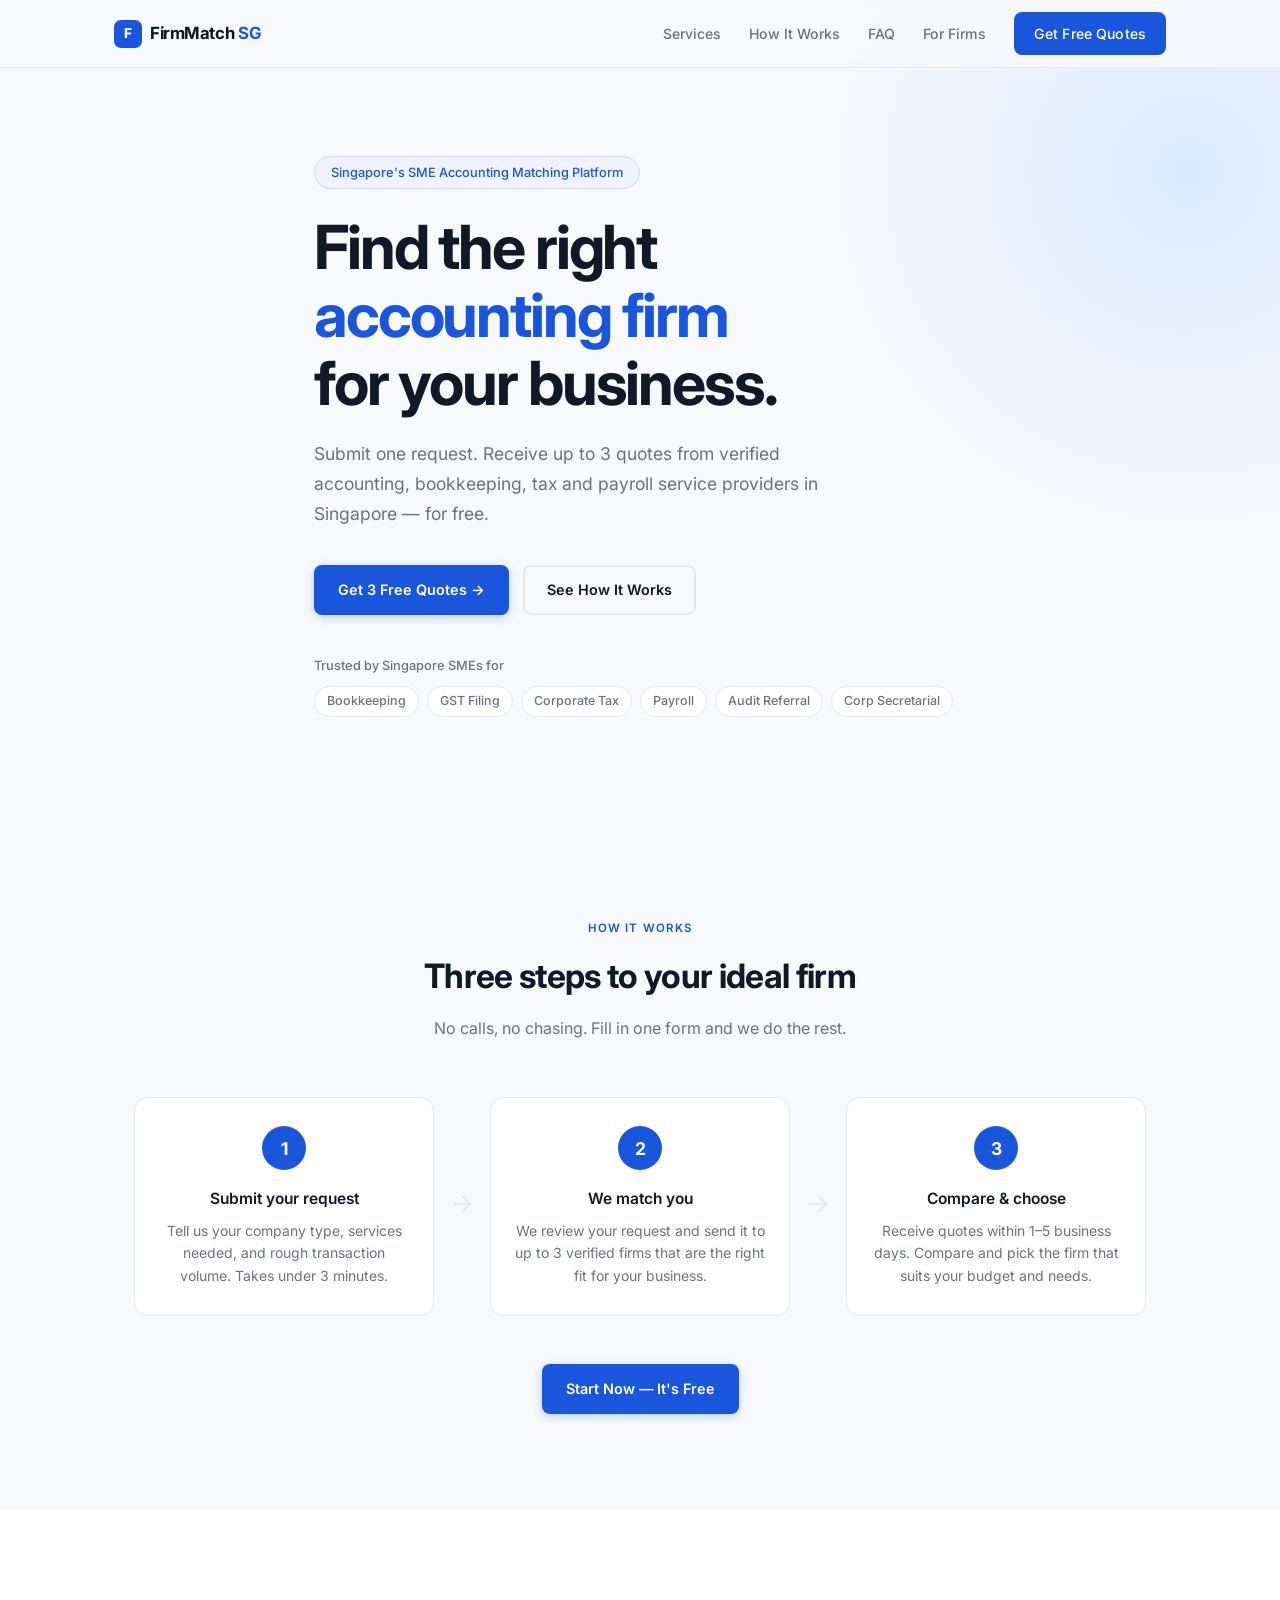
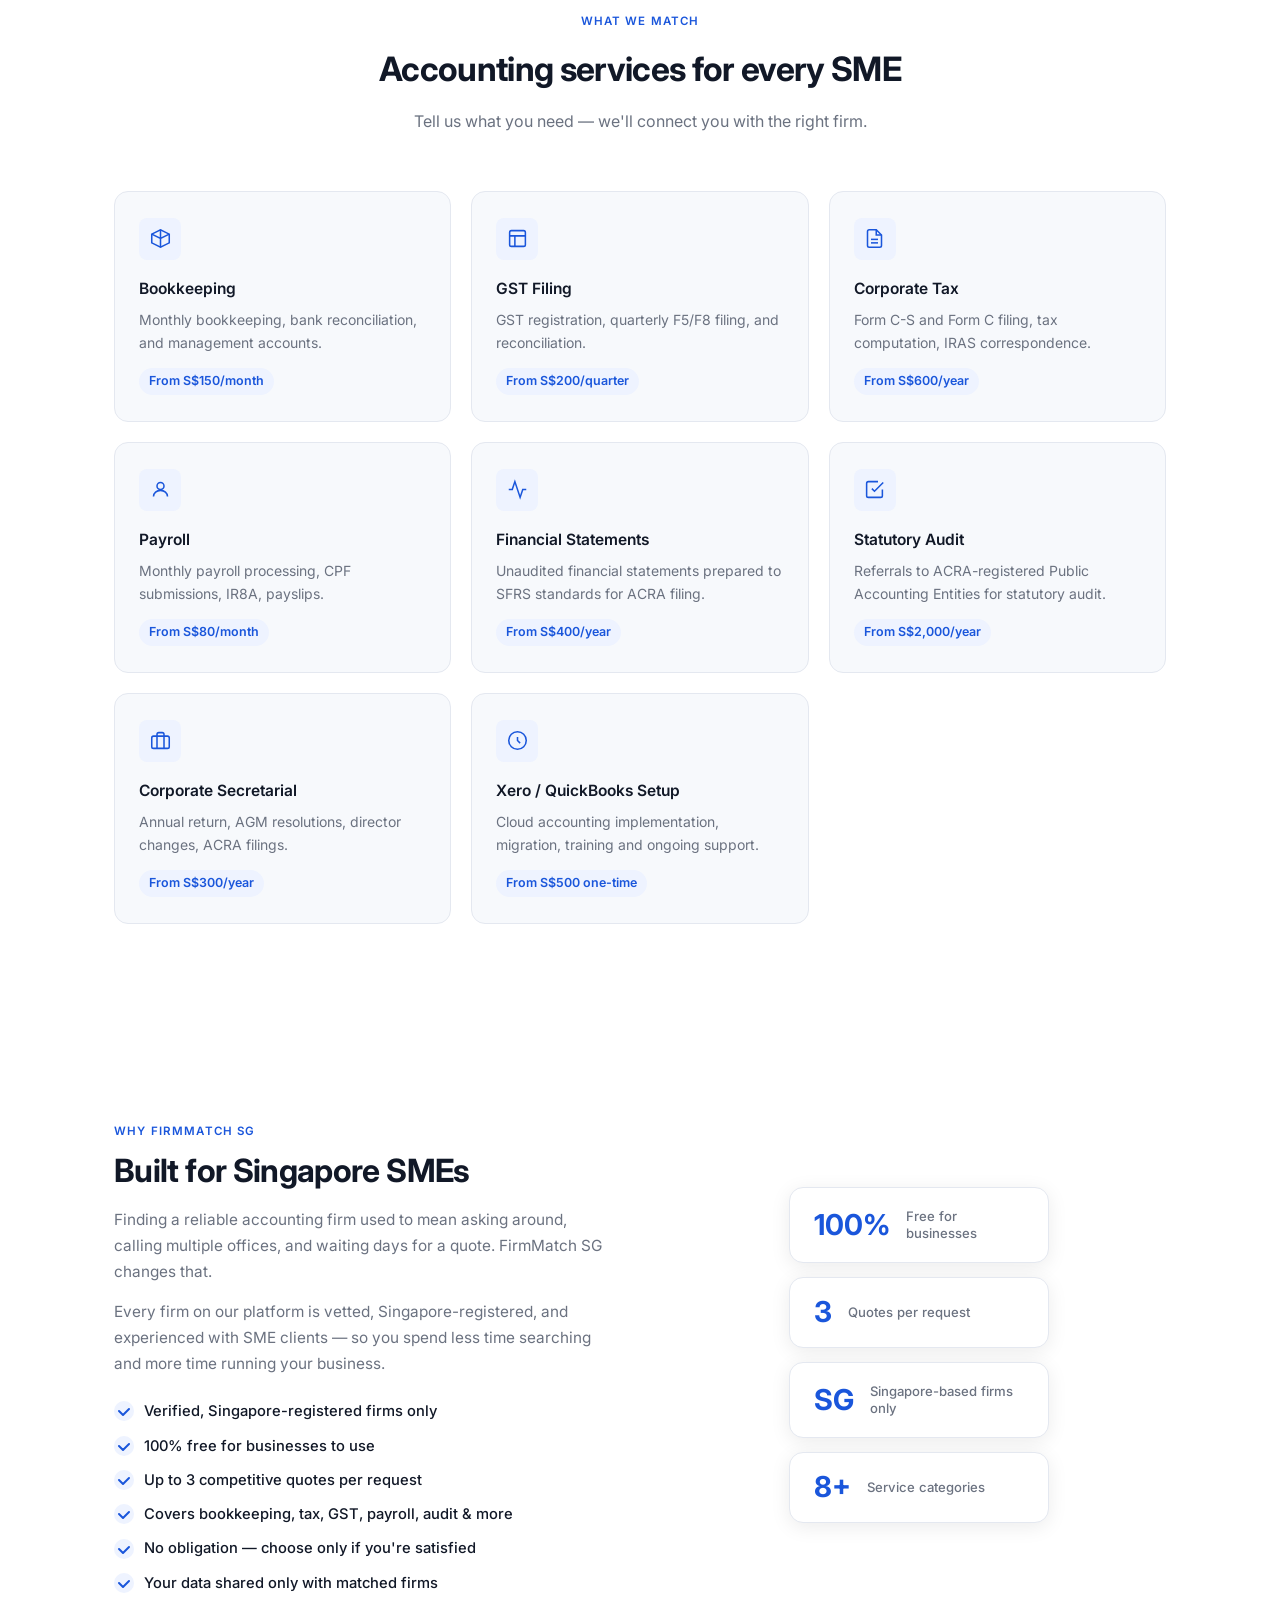
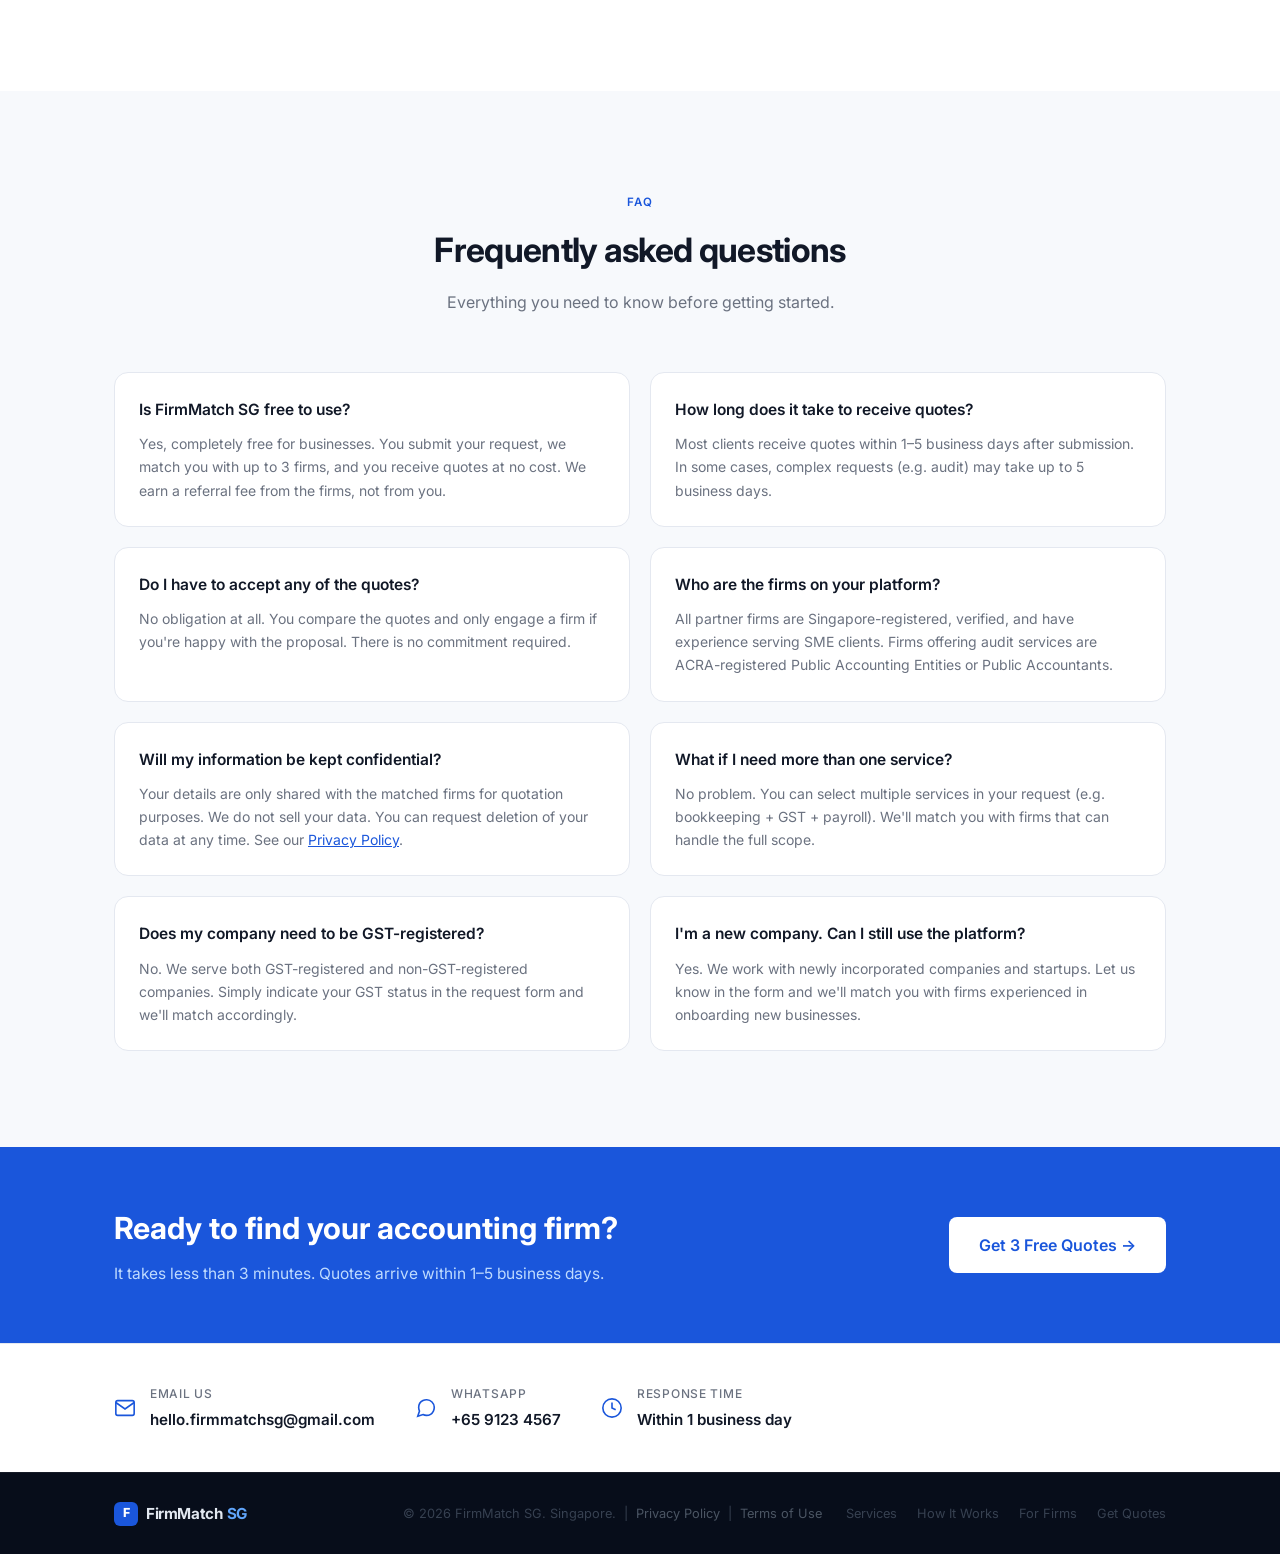
<file: index.html>
<!DOCTYPE html>
<html lang="en">
<head>
  <meta charset="UTF-8" />
  <meta name="viewport" content="width=device-width, initial-scale=1.0" />
  <title>FirmMatch SG — Find the Right Accounting Firm in Singapore</title>
  <meta name="description" content="Compare bookkeeping, GST, tax, payroll and audit service providers for your Singapore SME. Get up to 3 free quotes." />
  <link rel="preconnect" href="https://fonts.googleapis.com" />
  <link rel="preconnect" href="https://fonts.gstatic.com" crossorigin />
  <link href="https://fonts.googleapis.com/css2?family=Inter:wght@300;400;500;600;700&display=swap" rel="stylesheet" />
  <link rel="stylesheet" href="style.css" />
</head>
<body>

  <!-- NAV -->
  <nav class="nav">
    <div class="container nav__inner">
      <a href="index.html" class="nav__logo">
        <span class="logo-mark">F</span>FirmMatch <span class="logo-sg">SG</span>
      </a>
      <ul class="nav__links">
        <li><a href="#services">Services</a></li>
        <li><a href="#how">How It Works</a></li>
        <li><a href="#faq">FAQ</a></li>
        <li><a href="partners.html">For Firms</a></li>
        <li><a href="get-quotes.html" class="btn btn--nav" style="color:#ffffff!important">Get Free Quotes</a></li>
      </ul>
      <button class="nav__burger" aria-label="Toggle menu">
        <span></span><span></span><span></span>
      </button>
    </div>
  </nav>

  <!-- HERO -->
  <section class="hero">
    <div class="container hero__inner">
      <span class="badge">Singapore's SME Accounting Matching Platform</span>
      <h1 class="hero__title">
        Find the right<br />
        <span class="accent">accounting firm</span><br />
        for your business.
      </h1>
      <p class="hero__sub">
        Submit one request. Receive up to 3 quotes from verified accounting,
        bookkeeping, tax and payroll service providers in Singapore — for free.
      </p>
      <div class="hero__cta">
        <a href="get-quotes.html" class="btn btn--primary">Get 3 Free Quotes →</a>
        <a href="#how" class="btn btn--ghost">See How It Works</a>
      </div>
      <div class="hero__trust">
        <span>Trusted by Singapore SMEs for</span>
        <div class="trust-tags">
          <span>Bookkeeping</span>
          <span>GST Filing</span>
          <span>Corporate Tax</span>
          <span>Payroll</span>
          <span>Audit Referral</span>
          <span>Corp Secretarial</span>
        </div>
      </div>
    </div>
    <div class="hero__bg-shape"></div>
  </section>

  <!-- HOW IT WORKS -->
  <section class="how" id="how">
    <div class="container">
      <div class="section-header">
        <span class="label">How It Works</span>
        <h2>Three steps to your ideal firm</h2>
        <p>No calls, no chasing. Fill in one form and we do the rest.</p>
      </div>
      <div class="steps">
        <div class="step">
          <div class="step__num">1</div>
          <h3>Submit your request</h3>
          <p>Tell us your company type, services needed, and rough transaction volume. Takes under 3 minutes.</p>
        </div>
        <div class="step__arrow">→</div>
        <div class="step">
          <div class="step__num">2</div>
          <h3>We match you</h3>
          <p>We review your request and send it to up to 3 verified firms that are the right fit for your business.</p>
        </div>
        <div class="step__arrow">→</div>
        <div class="step">
          <div class="step__num">3</div>
          <h3>Compare &amp; choose</h3>
          <p>Receive quotes within 1–5 business days. Compare and pick the firm that suits your budget and needs.</p>
        </div>
      </div>
      <div class="how__cta">
        <a href="get-quotes.html" class="btn btn--primary">Start Now — It's Free</a>
      </div>
    </div>
  </section>

  <!-- SERVICES -->
  <section class="services" id="services">
    <div class="container">
      <div class="section-header">
        <span class="label">What We Match</span>
        <h2>Accounting services for every SME</h2>
        <p>Tell us what you need — we'll connect you with the right firm.</p>
      </div>
      <div class="services__grid">

        <div class="card">
          <div class="card__icon">
            <svg viewBox="0 0 24 24" fill="none" stroke="currentColor" stroke-width="1.75"><path d="M2 7l10-5 10 5v10l-10 5L2 17V7z"/><path d="M12 2v20M2 7l10 5 10-5"/></svg>
          </div>
          <h3>Bookkeeping</h3>
          <p>Monthly bookkeeping, bank reconciliation, and management accounts.</p>
          <span class="card__price">From S$150/month</span>
        </div>

        <div class="card">
          <div class="card__icon">
            <svg viewBox="0 0 24 24" fill="none" stroke="currentColor" stroke-width="1.75"><rect x="3" y="3" width="18" height="18" rx="2"/><path d="M3 9h18M9 21V9"/></svg>
          </div>
          <h3>GST Filing</h3>
          <p>GST registration, quarterly F5/F8 filing, and reconciliation.</p>
          <span class="card__price">From S$200/quarter</span>
        </div>

        <div class="card">
          <div class="card__icon">
            <svg viewBox="0 0 24 24" fill="none" stroke="currentColor" stroke-width="1.75"><path d="M14 2H6a2 2 0 0 0-2 2v16a2 2 0 0 0 2 2h12a2 2 0 0 0 2-2V8z"/><polyline points="14 2 14 8 20 8"/><line x1="16" y1="13" x2="8" y2="13"/><line x1="16" y1="17" x2="8" y2="17"/></svg>
          </div>
          <h3>Corporate Tax</h3>
          <p>Form C-S and Form C filing, tax computation, IRAS correspondence.</p>
          <span class="card__price">From S$600/year</span>
        </div>

        <div class="card">
          <div class="card__icon">
            <svg viewBox="0 0 24 24" fill="none" stroke="currentColor" stroke-width="1.75"><circle cx="12" cy="8" r="4"/><path d="M4 20c0-4 3.6-7 8-7s8 3 8 7"/></svg>
          </div>
          <h3>Payroll</h3>
          <p>Monthly payroll processing, CPF submissions, IR8A, payslips.</p>
          <span class="card__price">From S$80/month</span>
        </div>

        <div class="card">
          <div class="card__icon">
            <svg viewBox="0 0 24 24" fill="none" stroke="currentColor" stroke-width="1.75"><polyline points="22 12 18 12 15 21 9 3 6 12 2 12"/></svg>
          </div>
          <h3>Financial Statements</h3>
          <p>Unaudited financial statements prepared to SFRS standards for ACRA filing.</p>
          <span class="card__price">From S$400/year</span>
        </div>

        <div class="card">
          <div class="card__icon">
            <svg viewBox="0 0 24 24" fill="none" stroke="currentColor" stroke-width="1.75"><path d="M9 11l3 3L22 4"/><path d="M21 12v7a2 2 0 0 1-2 2H5a2 2 0 0 1-2-2V5a2 2 0 0 1 2-2h11"/></svg>
          </div>
          <h3>Statutory Audit</h3>
          <p>Referrals to ACRA-registered Public Accounting Entities for statutory audit.</p>
          <span class="card__price">From S$2,000/year</span>
        </div>

        <div class="card">
          <div class="card__icon">
            <svg viewBox="0 0 24 24" fill="none" stroke="currentColor" stroke-width="1.75"><rect x="2" y="7" width="20" height="14" rx="2"/><path d="M16 21V5a2 2 0 0 0-2-2h-4a2 2 0 0 0-2 2v16"/></svg>
          </div>
          <h3>Corporate Secretarial</h3>
          <p>Annual return, AGM resolutions, director changes, ACRA filings.</p>
          <span class="card__price">From S$300/year</span>
        </div>

        <div class="card">
          <div class="card__icon">
            <svg viewBox="0 0 24 24" fill="none" stroke="currentColor" stroke-width="1.75"><circle cx="12" cy="12" r="10"/><path d="M12 8v4l3 3"/></svg>
          </div>
          <h3>Xero / QuickBooks Setup</h3>
          <p>Cloud accounting implementation, migration, training and ongoing support.</p>
          <span class="card__price">From S$500 one-time</span>
        </div>

      </div>
    </div>
  </section>

  <!-- WHY -->
  <section class="why" id="why">
    <div class="container why__inner">
      <div class="why__text">
        <span class="label">Why FirmMatch SG</span>
        <h2>Built for Singapore SMEs</h2>
        <p>
          Finding a reliable accounting firm used to mean asking around, calling multiple offices,
          and waiting days for a quote. FirmMatch SG changes that.
        </p>
        <p>
          Every firm on our platform is vetted, Singapore-registered, and experienced
          with SME clients — so you spend less time searching and more time running your business.
        </p>
        <ul class="about__list">
          <li>Verified, Singapore-registered firms only</li>
          <li>100% free for businesses to use</li>
          <li>Up to 3 competitive quotes per request</li>
          <li>Covers bookkeeping, tax, GST, payroll, audit &amp; more</li>
          <li>No obligation — choose only if you're satisfied</li>
          <li>Your data shared only with matched firms</li>
        </ul>
      </div>
      <div class="why__stats">
        <div class="about__card-stack">
          <div class="stat-card">
            <span class="stat-card__number">100%</span>
            <span class="stat-card__label">Free for businesses</span>
          </div>
          <div class="stat-card">
            <span class="stat-card__number">3</span>
            <span class="stat-card__label">Quotes per request</span>
          </div>
          <div class="stat-card">
            <span class="stat-card__number">SG</span>
            <span class="stat-card__label">Singapore-based firms only</span>
          </div>
          <div class="stat-card">
            <span class="stat-card__number">8+</span>
            <span class="stat-card__label">Service categories</span>
          </div>
        </div>
      </div>
    </div>
  </section>

  <!-- FAQ -->
  <section class="faq" id="faq">
    <div class="container">
      <div class="section-header">
        <span class="label">FAQ</span>
        <h2>Frequently asked questions</h2>
        <p>Everything you need to know before getting started.</p>
      </div>
      <div class="faq__grid">

        <div class="faq__item">
          <h4>Is FirmMatch SG free to use?</h4>
          <p>Yes, completely free for businesses. You submit your request, we match you with up to 3 firms, and you receive quotes at no cost. We earn a referral fee from the firms, not from you.</p>
        </div>

        <div class="faq__item">
          <h4>How long does it take to receive quotes?</h4>
          <p>Most clients receive quotes within 1–5 business days after submission. In some cases, complex requests (e.g. audit) may take up to 5 business days.</p>
        </div>

        <div class="faq__item">
          <h4>Do I have to accept any of the quotes?</h4>
          <p>No obligation at all. You compare the quotes and only engage a firm if you're happy with the proposal. There is no commitment required.</p>
        </div>

        <div class="faq__item">
          <h4>Who are the firms on your platform?</h4>
          <p>All partner firms are Singapore-registered, verified, and have experience serving SME clients. Firms offering audit services are ACRA-registered Public Accounting Entities or Public Accountants.</p>
        </div>

        <div class="faq__item">
          <h4>Will my information be kept confidential?</h4>
          <p>Your details are only shared with the matched firms for quotation purposes. We do not sell your data. You can request deletion of your data at any time. See our <a href="privacy.html">Privacy Policy</a>.</p>
        </div>

        <div class="faq__item">
          <h4>What if I need more than one service?</h4>
          <p>No problem. You can select multiple services in your request (e.g. bookkeeping + GST + payroll). We'll match you with firms that can handle the full scope.</p>
        </div>

        <div class="faq__item">
          <h4>Does my company need to be GST-registered?</h4>
          <p>No. We serve both GST-registered and non-GST-registered companies. Simply indicate your GST status in the request form and we'll match accordingly.</p>
        </div>

        <div class="faq__item">
          <h4>I'm a new company. Can I still use the platform?</h4>
          <p>Yes. We work with newly incorporated companies and startups. Let us know in the form and we'll match you with firms experienced in onboarding new businesses.</p>
        </div>

      </div>
    </div>
  </section>

  <!-- CTA BANNER -->
  <section class="cta-banner">
    <div class="container cta-banner__inner">
      <div>
        <h2>Ready to find your accounting firm?</h2>
        <p>It takes less than 3 minutes. Quotes arrive within 1–5 business days.</p>
      </div>
      <a href="get-quotes.html" class="btn btn--white">Get 3 Free Quotes →</a>
    </div>
  </section>

  <!-- CONTACT -->
  <section class="contact-strip" id="contact">
    <div class="container contact-strip__inner">
      <div class="contact-strip__item">
        <svg viewBox="0 0 24 24" fill="none" stroke="currentColor" stroke-width="1.75"><path d="M4 4h16c1.1 0 2 .9 2 2v12c0 1.1-.9 2-2 2H4c-1.1 0-2-.9-2-2V6c0-1.1.9-2 2-2z"/><polyline points="22,6 12,13 2,6"/></svg>
        <div>
          <span>Email us</span>
          <a href="mailto:hello.firmmatchsg@gmail.com">hello.firmmatchsg@gmail.com</a>
        </div>
      </div>
      <div class="contact-strip__item">
        <svg viewBox="0 0 24 24" fill="none" stroke="currentColor" stroke-width="1.75"><path d="M21 11.5a8.38 8.38 0 0 1-.9 3.8 8.5 8.5 0 0 1-7.6 4.7 8.38 8.38 0 0 1-3.8-.9L3 21l1.9-5.7a8.38 8.38 0 0 1-.9-3.8 8.5 8.5 0 0 1 4.7-7.6 8.38 8.38 0 0 1 3.8-.9h.5a8.48 8.48 0 0 1 8 8v.5z"/></svg>
        <div>
          <span>WhatsApp</span>
          <a href="https://wa.me/6591234567">+65 9123 4567</a>
        </div>
      </div>
      <div class="contact-strip__item">
        <svg viewBox="0 0 24 24" fill="none" stroke="currentColor" stroke-width="1.75"><circle cx="12" cy="12" r="10"/><polyline points="12 6 12 12 16 14"/></svg>
        <div>
          <span>Response time</span>
          <a>Within 1 business day</a>
        </div>
      </div>
    </div>
  </section>

  <!-- FOOTER -->
  <footer class="footer">
    <div class="container footer__inner">
      <a href="index.html" class="nav__logo footer__logo">
        <span class="logo-mark">F</span>FirmMatch <span class="logo-sg">SG</span>
      </a>
      <p class="footer__copy">&copy; 2026 FirmMatch SG. Singapore. &nbsp;|&nbsp; <a href="privacy.html">Privacy Policy</a> &nbsp;|&nbsp; <a href="terms.html">Terms of Use</a></p>
      <div class="footer__links">
        <a href="#services">Services</a>
        <a href="#how">How It Works</a>
        <a href="partners.html">For Firms</a>
        <a href="get-quotes.html">Get Quotes</a>
      </div>
    </div>
  </footer>

  <script src="main.js"></script>
</body>
</html>
</file>
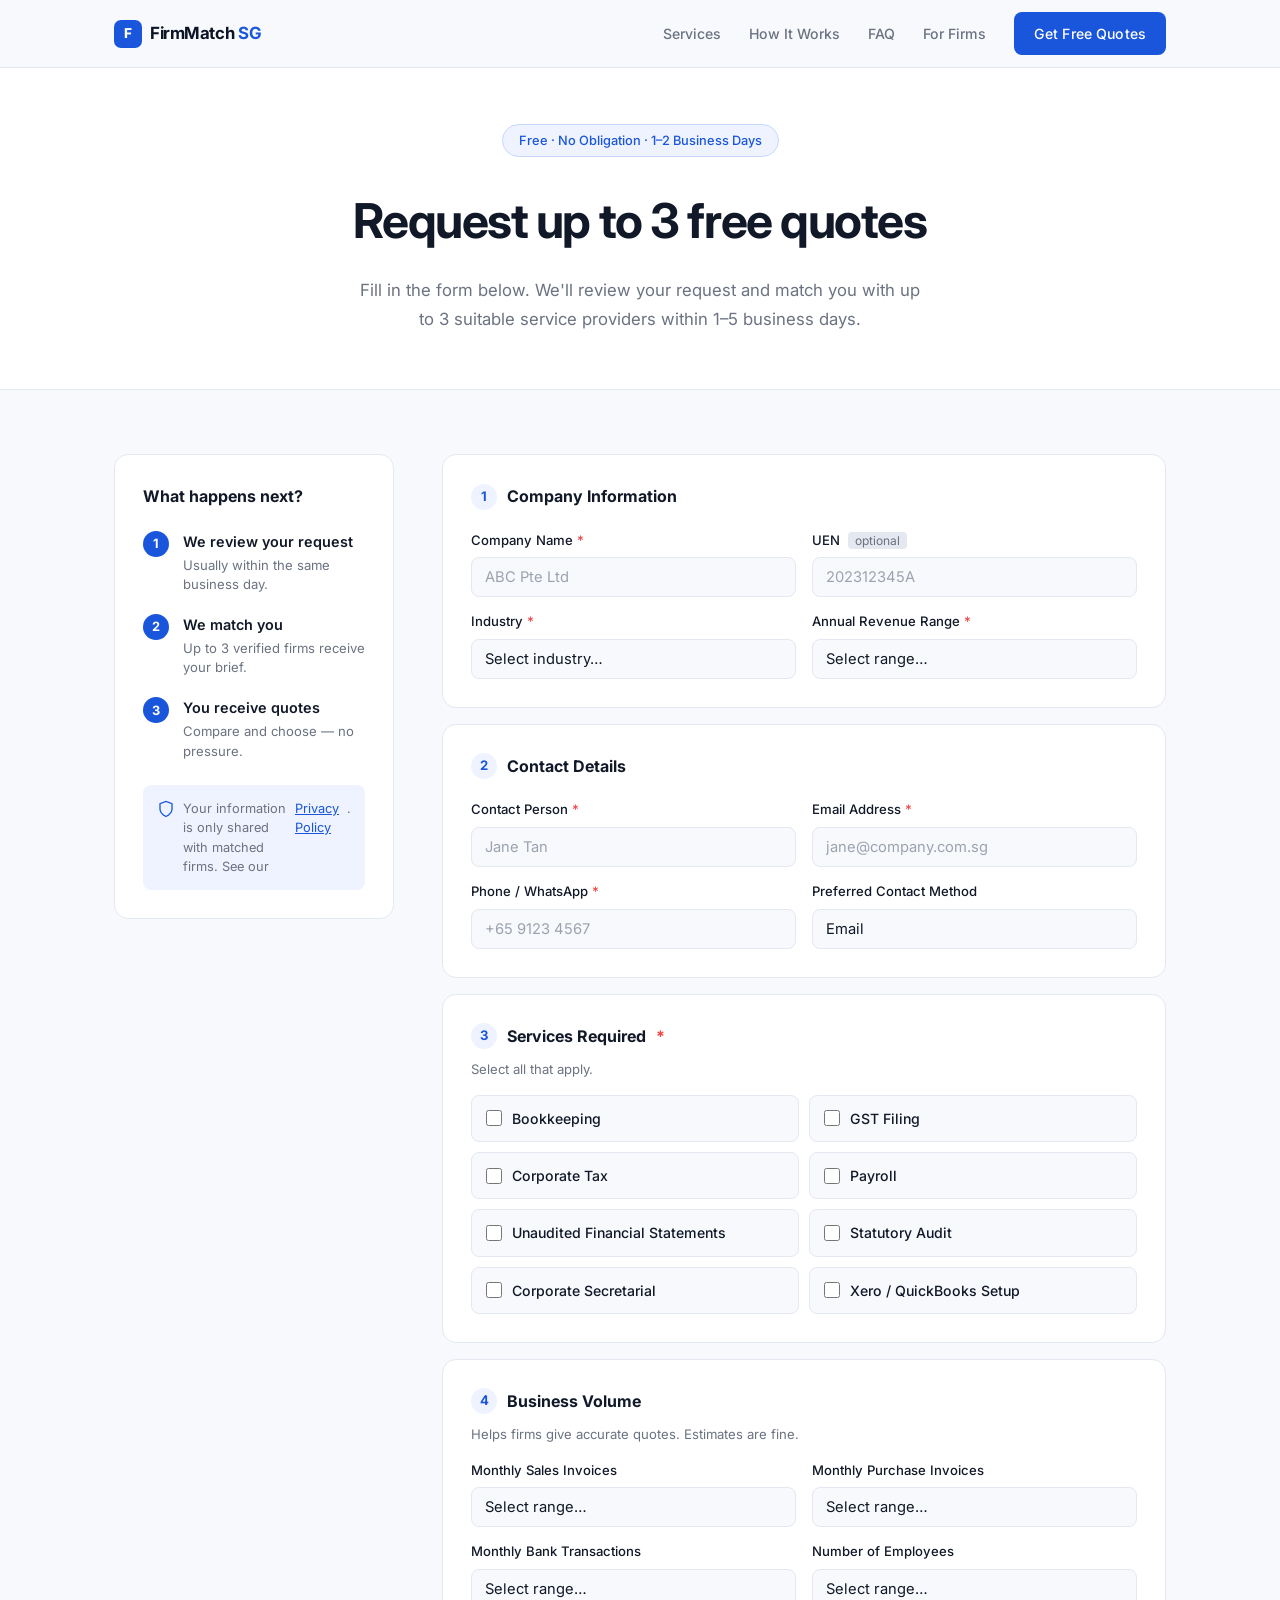
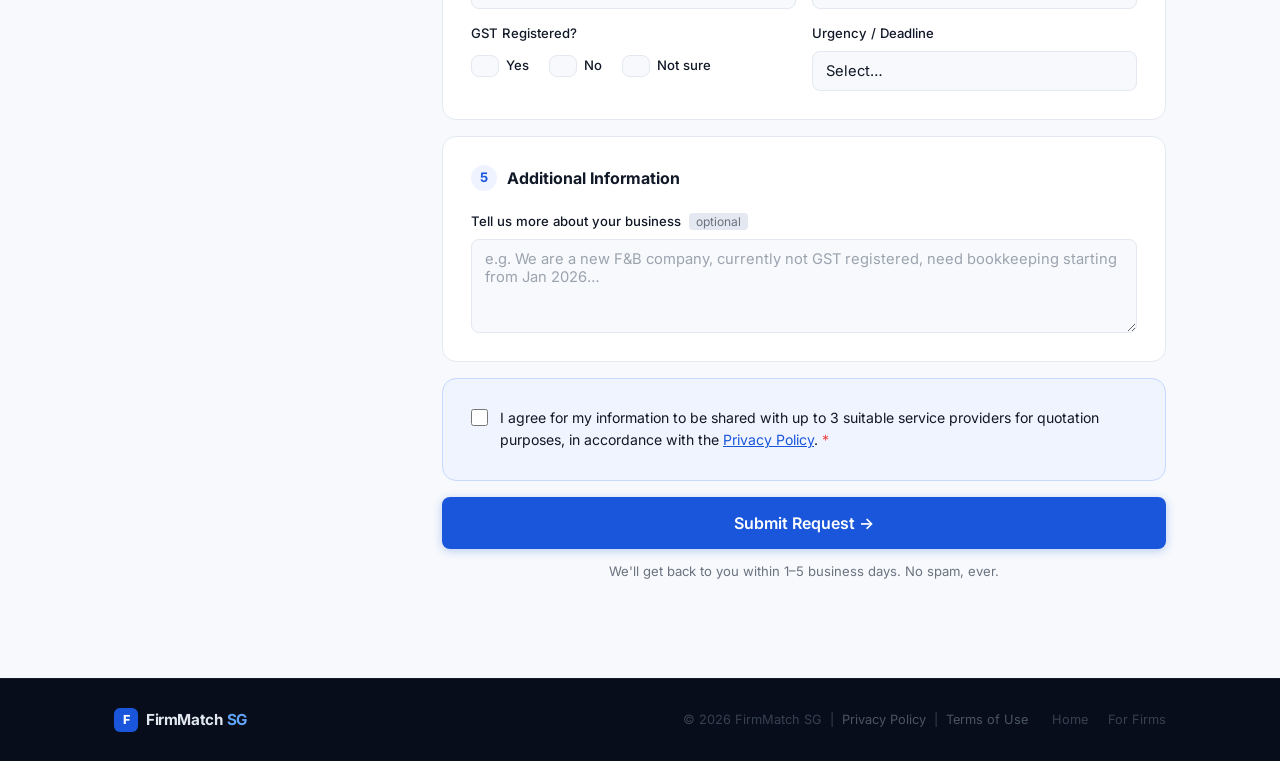
<file: get-quotes.html>
<!DOCTYPE html>
<html lang="en">
<head>
  <meta charset="UTF-8" />
  <meta name="viewport" content="width=device-width, initial-scale=1.0" />
  <title>Get Free Quotes — FirmMatch SG</title>
  <meta name="description" content="Submit your accounting, bookkeeping or tax requirements and receive up to 3 free quotes from verified Singapore firms." />
  <link rel="preconnect" href="https://fonts.googleapis.com" />
  <link rel="preconnect" href="https://fonts.gstatic.com" crossorigin />
  <link href="https://fonts.googleapis.com/css2?family=Inter:wght@300;400;500;600;700&display=swap" rel="stylesheet" />
  <link rel="stylesheet" href="style.css" />
</head>
<body>

  <nav class="nav">
    <div class="container nav__inner">
      <a href="index.html" class="nav__logo">
        <span class="logo-mark">F</span>FirmMatch <span class="logo-sg">SG</span>
      </a>
      <ul class="nav__links">
        <li><a href="index.html#services">Services</a></li>
        <li><a href="index.html#how">How It Works</a></li>
        <li><a href="index.html#faq">FAQ</a></li>
        <li><a href="partners.html">For Firms</a></li>
        <li><a href="get-quotes.html" class="btn btn--nav" style="color:#ffffff!important">Get Free Quotes</a></li>
      </ul>
      <button class="nav__burger" aria-label="Toggle menu"><span></span><span></span><span></span></button>
    </div>
  </nav>

  <section class="page-hero">
    <div class="container">
      <span class="badge">Free · No Obligation · 1–2 Business Days</span>
      <h1>Request up to 3 free quotes</h1>
      <p>Fill in the form below. We'll review your request and match you with up to 3 suitable service providers within 1–5 business days.</p>
    </div>
  </section>

  <section class="form-section">
    <div class="container form-container">

      <div class="form-sidebar">
        <h3>What happens next?</h3>
        <ul class="sidebar-steps">
          <li><span class="sidebar-num">1</span><div><strong>We review your request</strong><p>Usually within the same business day.</p></div></li>
          <li><span class="sidebar-num">2</span><div><strong>We match you</strong><p>Up to 3 verified firms receive your brief.</p></div></li>
          <li><span class="sidebar-num">3</span><div><strong>You receive quotes</strong><p>Compare and choose — no pressure.</p></div></li>
        </ul>
        <div class="sidebar-note">
          <svg viewBox="0 0 24 24" fill="none" stroke="currentColor" stroke-width="1.75" width="18"><path d="M12 22s8-4 8-10V5l-8-3-8 3v7c0 6 8 10 8 10z"/></svg>
          Your information is only shared with matched firms. See our <a href="privacy.html">Privacy Policy</a>.
        </div>
      </div>

      <form class="enquiry-form" id="clientForm" action="https://formsubmit.co/hello.firmmatchsg@gmail.com" method="POST">
        <input type="hidden" name="_subject" value="[FirmMatch SG] New Client Enquiry" />
        <input type="hidden" name="_template" value="table" />
        <input type="hidden" name="_next" value="https://kelsonchai.github.io/my-website/thanks.html" />
        <input type="text" name="_honey" tabindex="-1" autocomplete="off" style="display:none" aria-hidden="true" />

        <!-- Section 1: Company Info -->
        <div class="form-section-block">
          <h3 class="form-section-title">
            <span class="form-step-badge">1</span> Company Information
          </h3>
          <div class="form-row">
            <div class="form-group">
              <label for="company_name">Company Name <span class="req">*</span></label>
              <input type="text" id="company_name" name="company_name" placeholder="ABC Pte Ltd" required />
            </div>
            <div class="form-group">
              <label for="uen">UEN <span class="optional-tag">optional</span></label>
              <input type="text" id="uen" name="uen" placeholder="202312345A" />
            </div>
          </div>
          <div class="form-row">
            <div class="form-group">
              <label for="industry">Industry <span class="req">*</span></label>
              <select id="industry" name="industry" required>
                <option value="">Select industry…</option>
                <option>Retail / E-commerce</option>
                <option>F&amp;B / Restaurant</option>
                <option>Construction / Renovation</option>
                <option>IT / Technology</option>
                <option>Professional Services</option>
                <option>Manufacturing</option>
                <option>Healthcare / Medical</option>
                <option>Education / Training</option>
                <option>Logistics / Transport</option>
                <option>Real Estate</option>
                <option>Trading / Import Export</option>
                <option>Other</option>
              </select>
            </div>
            <div class="form-group">
              <label for="annual_revenue">Annual Revenue Range <span class="req">*</span></label>
              <select id="annual_revenue" name="annual_revenue" required>
                <option value="">Select range…</option>
                <option>Below S$100,000</option>
                <option>S$100,000 – S$500,000</option>
                <option>S$500,000 – S$1,000,000</option>
                <option>S$1,000,000 – S$5,000,000</option>
                <option>Above S$5,000,000</option>
              </select>
            </div>
          </div>
        </div>

        <!-- Section 2: Contact -->
        <div class="form-section-block">
          <h3 class="form-section-title">
            <span class="form-step-badge">2</span> Contact Details
          </h3>
          <div class="form-row">
            <div class="form-group">
              <label for="contact_name">Contact Person <span class="req">*</span></label>
              <input type="text" id="contact_name" name="contact_name" placeholder="Jane Tan" required />
            </div>
            <div class="form-group">
              <label for="contact_email">Email Address <span class="req">*</span></label>
              <input type="email" id="contact_email" name="_replyto" placeholder="jane@company.com.sg" required />
            </div>
          </div>
          <div class="form-row">
            <div class="form-group">
              <label for="contact_phone">Phone / WhatsApp <span class="req">*</span></label>
              <input type="tel" id="contact_phone" name="contact_phone" placeholder="+65 9123 4567" required />
            </div>
            <div class="form-group">
              <label for="preferred_contact">Preferred Contact Method</label>
              <select id="preferred_contact" name="preferred_contact">
                <option>Email</option>
                <option>WhatsApp</option>
                <option>Phone call</option>
              </select>
            </div>
          </div>
        </div>

        <!-- Section 3: Services -->
        <div class="form-section-block">
          <h3 class="form-section-title">
            <span class="form-step-badge">3</span> Services Required <span class="req">*</span>
          </h3>
          <p class="form-hint">Select all that apply.</p>
          <div class="checkbox-grid">
            <label class="checkbox-card"><input type="checkbox" name="service" value="Bookkeeping" /><span>Bookkeeping</span></label>
            <label class="checkbox-card"><input type="checkbox" name="service" value="GST Filing" /><span>GST Filing</span></label>
            <label class="checkbox-card"><input type="checkbox" name="service" value="Corporate Tax" /><span>Corporate Tax</span></label>
            <label class="checkbox-card"><input type="checkbox" name="service" value="Payroll" /><span>Payroll</span></label>
            <label class="checkbox-card"><input type="checkbox" name="service" value="Unaudited Financial Statements" /><span>Unaudited Financial Statements</span></label>
            <label class="checkbox-card"><input type="checkbox" name="service" value="Statutory Audit" /><span>Statutory Audit</span></label>
            <label class="checkbox-card"><input type="checkbox" name="service" value="Corporate Secretarial" /><span>Corporate Secretarial</span></label>
            <label class="checkbox-card"><input type="checkbox" name="service" value="Xero / QuickBooks Setup" /><span>Xero / QuickBooks Setup</span></label>
          </div>
        </div>

        <!-- Section 4: Business Volume -->
        <div class="form-section-block">
          <h3 class="form-section-title">
            <span class="form-step-badge">4</span> Business Volume
          </h3>
          <p class="form-hint">Helps firms give accurate quotes. Estimates are fine.</p>
          <div class="form-row">
            <div class="form-group">
              <label for="sales_invoices">Monthly Sales Invoices</label>
              <select id="sales_invoices" name="sales_invoices">
                <option value="">Select range…</option>
                <option>1–10</option>
                <option>11–30</option>
                <option>31–100</option>
                <option>100+</option>
              </select>
            </div>
            <div class="form-group">
              <label for="purchase_invoices">Monthly Purchase Invoices</label>
              <select id="purchase_invoices" name="purchase_invoices">
                <option value="">Select range…</option>
                <option>1–10</option>
                <option>11–30</option>
                <option>31–100</option>
                <option>100+</option>
              </select>
            </div>
          </div>
          <div class="form-row">
            <div class="form-group">
              <label for="bank_transactions">Monthly Bank Transactions</label>
              <select id="bank_transactions" name="bank_transactions">
                <option value="">Select range…</option>
                <option>1–50</option>
                <option>51–150</option>
                <option>151–500</option>
                <option>500+</option>
              </select>
            </div>
            <div class="form-group">
              <label for="employees">Number of Employees</label>
              <select id="employees" name="employees">
                <option value="">Select range…</option>
                <option>Just me (sole director)</option>
                <option>2–5</option>
                <option>6–20</option>
                <option>21–50</option>
                <option>50+</option>
              </select>
            </div>
          </div>
          <div class="form-row">
            <div class="form-group">
              <label>GST Registered?</label>
              <div class="radio-row">
                <label class="radio-label"><input type="radio" name="gst" value="Yes" /> Yes</label>
                <label class="radio-label"><input type="radio" name="gst" value="No" checked /> No</label>
                <label class="radio-label"><input type="radio" name="gst" value="Not sure" /> Not sure</label>
              </div>
            </div>
            <div class="form-group">
              <label for="deadline">Urgency / Deadline</label>
              <select id="deadline" name="deadline">
                <option value="">Select…</option>
                <option>As soon as possible</option>
                <option>Within 2 weeks</option>
                <option>Within 1 month</option>
                <option>No specific deadline</option>
              </select>
            </div>
          </div>
        </div>

        <!-- Section 5: Additional Info -->
        <div class="form-section-block">
          <h3 class="form-section-title">
            <span class="form-step-badge">5</span> Additional Information
          </h3>
          <div class="form-group">
            <label for="notes">Tell us more about your business <span class="optional-tag">optional</span></label>
            <textarea id="notes" name="notes" rows="4" placeholder="e.g. We are a new F&B company, currently not GST registered, need bookkeeping starting from Jan 2026…"></textarea>
          </div>
        </div>

        <!-- Consent -->
        <div class="form-section-block consent-block">
          <label class="consent-label">
            <input type="checkbox" id="consent" name="consent" required />
            <span>I agree for my information to be shared with up to 3 suitable service providers for quotation purposes, in accordance with the <a href="privacy.html" target="_blank">Privacy Policy</a>. <span class="req">*</span></span>
          </label>
        </div>

        <button type="submit" class="btn btn--primary btn--full btn--lg">Submit Request →</button>
        <p class="form-note">We'll get back to you within 1–5 business days. No spam, ever.</p>
      </form>
    </div>
  </section>

  <footer class="footer">
    <div class="container footer__inner">
      <a href="index.html" class="nav__logo footer__logo">
        <span class="logo-mark">F</span>FirmMatch <span class="logo-sg">SG</span>
      </a>
      <p class="footer__copy">&copy; 2026 FirmMatch SG &nbsp;|&nbsp; <a href="privacy.html">Privacy Policy</a> &nbsp;|&nbsp; <a href="terms.html">Terms of Use</a></p>
      <div class="footer__links">
        <a href="index.html">Home</a>
        <a href="partners.html">For Firms</a>
      </div>
    </div>
  </footer>

  <script src="main.js"></script>
</body>
</html>
</file>
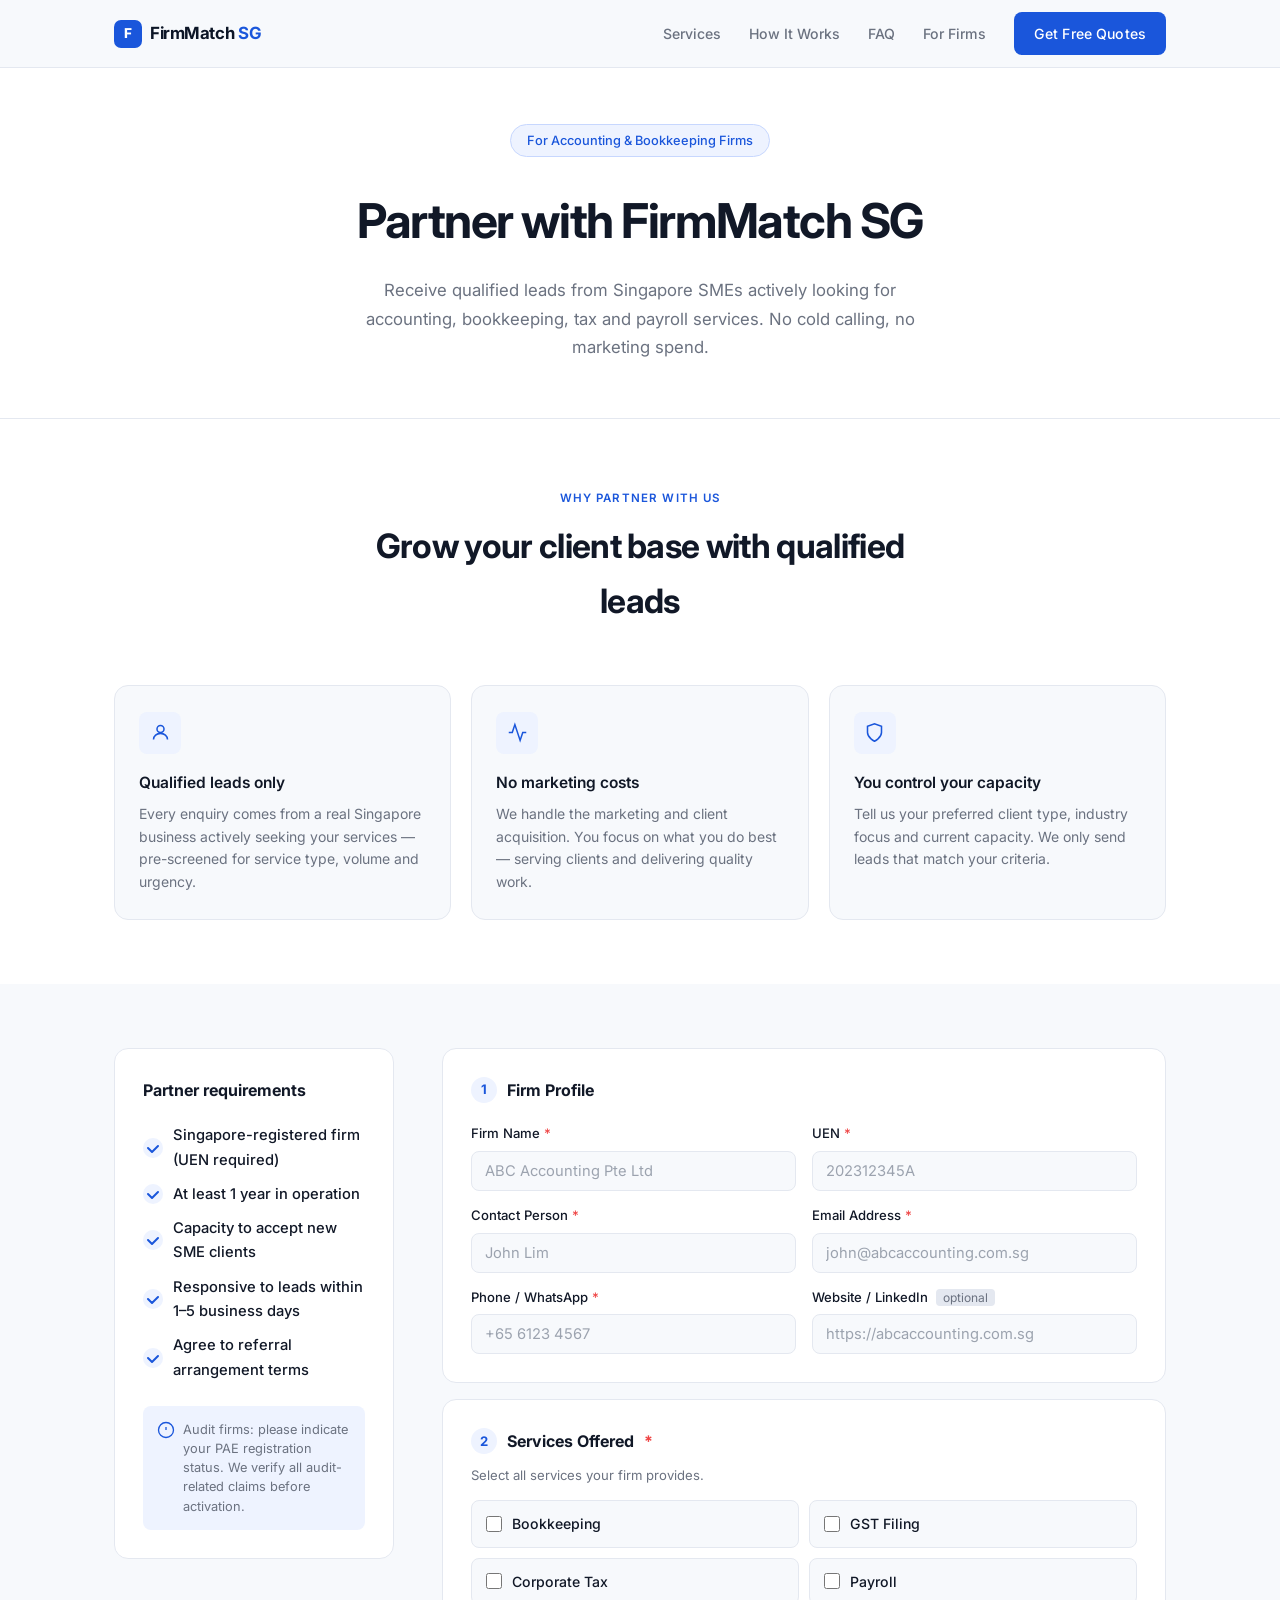
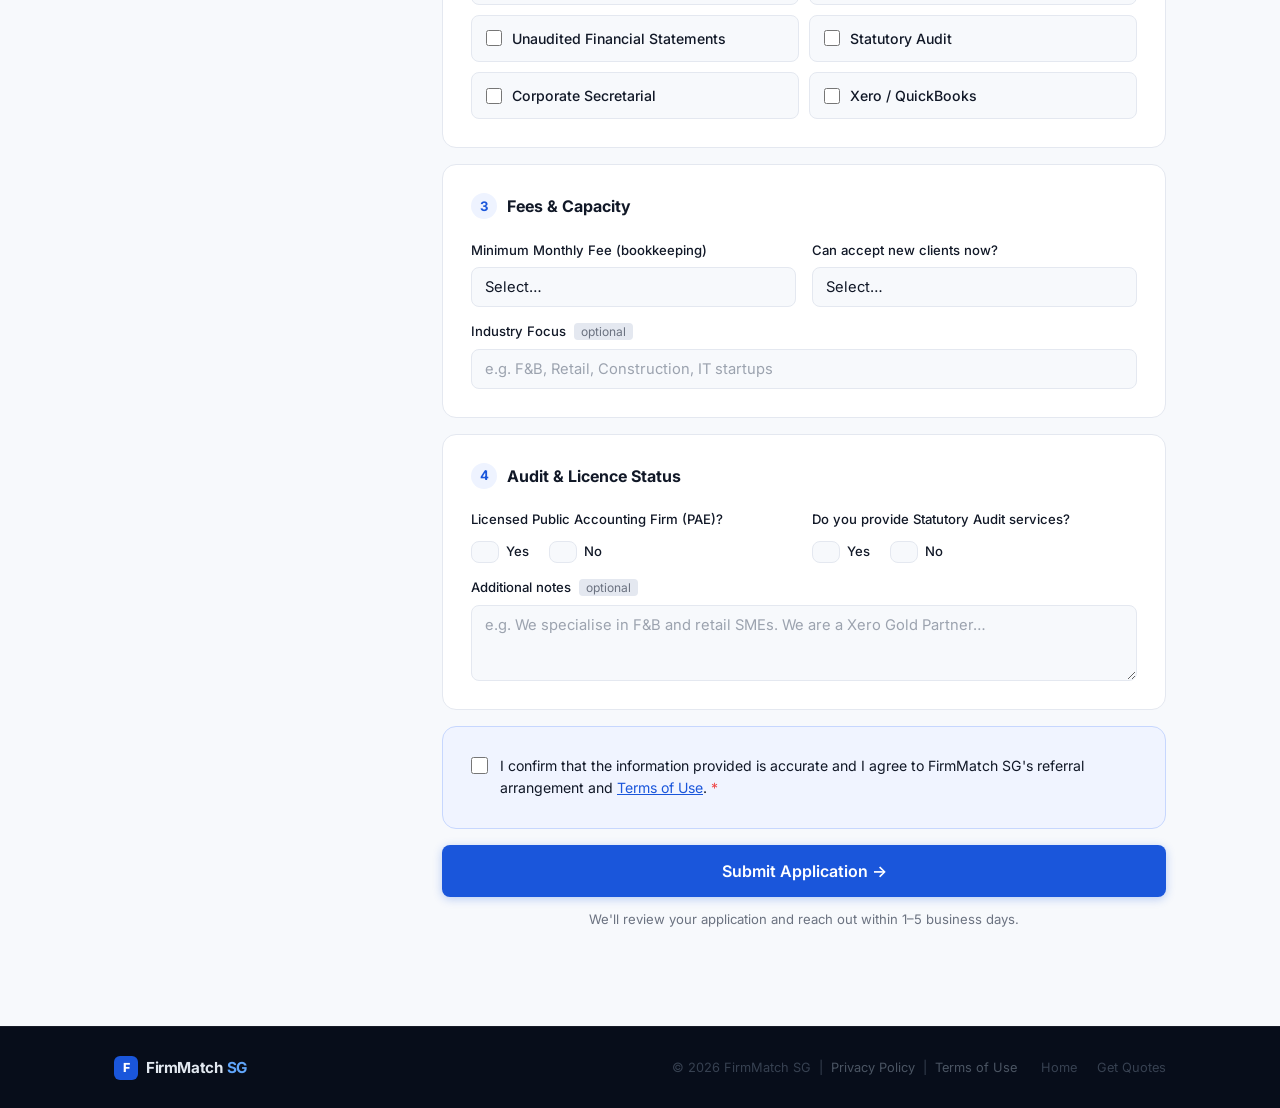
<file: partners.html>
<!DOCTYPE html>
<html lang="en">
<head>
  <meta charset="UTF-8" />
  <meta name="viewport" content="width=device-width, initial-scale=1.0" />
  <title>Partner Sign-Up — FirmMatch SG</title>
  <meta name="description" content="Join FirmMatch SG as a partner accounting, bookkeeping or tax firm and receive qualified leads from Singapore SMEs." />
  <link rel="preconnect" href="https://fonts.googleapis.com" />
  <link rel="preconnect" href="https://fonts.gstatic.com" crossorigin />
  <link href="https://fonts.googleapis.com/css2?family=Inter:wght@300;400;500;600;700&display=swap" rel="stylesheet" />
  <link rel="stylesheet" href="style.css" />
</head>
<body>

  <nav class="nav">
    <div class="container nav__inner">
      <a href="index.html" class="nav__logo">
        <span class="logo-mark">F</span>FirmMatch <span class="logo-sg">SG</span>
      </a>
      <ul class="nav__links">
        <li><a href="index.html#services">Services</a></li>
        <li><a href="index.html#how">How It Works</a></li>
        <li><a href="index.html#faq">FAQ</a></li>
        <li><a href="partners.html">For Firms</a></li>
        <li><a href="get-quotes.html" class="btn btn--nav" style="color:#ffffff!important">Get Free Quotes</a></li>
      </ul>
      <button class="nav__burger" aria-label="Toggle menu"><span></span><span></span><span></span></button>
    </div>
  </nav>

  <section class="page-hero">
    <div class="container">
      <span class="badge">For Accounting &amp; Bookkeeping Firms</span>
      <h1>Partner with FirmMatch SG</h1>
      <p>Receive qualified leads from Singapore SMEs actively looking for accounting, bookkeeping, tax and payroll services. No cold calling, no marketing spend.</p>
    </div>
  </section>

  <!-- Benefits -->
  <section class="services" style="padding: 64px 0;">
    <div class="container">
      <div class="section-header">
        <span class="label">Why Partner With Us</span>
        <h2>Grow your client base with qualified leads</h2>
      </div>
      <div class="services__grid">
        <div class="card">
          <div class="card__icon"><svg viewBox="0 0 24 24" fill="none" stroke="currentColor" stroke-width="1.75"><circle cx="12" cy="8" r="4"/><path d="M4 20c0-4 3.6-7 8-7s8 3 8 7"/></svg></div>
          <h3>Qualified leads only</h3>
          <p>Every enquiry comes from a real Singapore business actively seeking your services — pre-screened for service type, volume and urgency.</p>
        </div>
        <div class="card">
          <div class="card__icon"><svg viewBox="0 0 24 24" fill="none" stroke="currentColor" stroke-width="1.75"><polyline points="22 12 18 12 15 21 9 3 6 12 2 12"/></svg></div>
          <h3>No marketing costs</h3>
          <p>We handle the marketing and client acquisition. You focus on what you do best — serving clients and delivering quality work.</p>
        </div>
        <div class="card">
          <div class="card__icon"><svg viewBox="0 0 24 24" fill="none" stroke="currentColor" stroke-width="1.75"><path d="M12 22s8-4 8-10V5l-8-3-8 3v7c0 6 8 10 8 10z"/></svg></div>
          <h3>You control your capacity</h3>
          <p>Tell us your preferred client type, industry focus and current capacity. We only send leads that match your criteria.</p>
        </div>
      </div>
    </div>
  </section>

  <!-- Partner Form -->
  <section class="form-section" style="background: var(--color-bg);">
    <div class="container form-container">

      <div class="form-sidebar">
        <h3>Partner requirements</h3>
        <ul class="about__list" style="margin-top:0;">
          <li>Singapore-registered firm (UEN required)</li>
          <li>At least 1 year in operation</li>
          <li>Capacity to accept new SME clients</li>
          <li>Responsive to leads within 1–5 business days</li>
          <li>Agree to referral arrangement terms</li>
        </ul>
        <div class="sidebar-note" style="margin-top:24px;">
          <svg viewBox="0 0 24 24" fill="none" stroke="currentColor" stroke-width="1.75" width="18"><circle cx="12" cy="12" r="10"/><line x1="12" y1="8" x2="12" y2="12"/><line x1="12" y1="16" x2="12.01" y2="16"/></svg>
          Audit firms: please indicate your PAE registration status. We verify all audit-related claims before activation.
        </div>
      </div>

      <form class="enquiry-form" id="partnerForm" action="https://formsubmit.co/hello.firmmatchsg@gmail.com" method="POST">
        <input type="hidden" name="_subject" value="[FirmMatch SG] New Partner Application" />
        <input type="hidden" name="_template" value="table" />
        <input type="hidden" name="_next" value="https://kelsonchai.github.io/my-website/thanks.html?type=partner" />
        <input type="text" name="_honey" tabindex="-1" autocomplete="off" style="display:none" aria-hidden="true" />

        <div class="form-section-block">
          <h3 class="form-section-title"><span class="form-step-badge">1</span> Firm Profile</h3>
          <div class="form-row">
            <div class="form-group">
              <label for="firm_name">Firm Name <span class="req">*</span></label>
              <input type="text" id="firm_name" name="firm_name" placeholder="ABC Accounting Pte Ltd" required />
            </div>
            <div class="form-group">
              <label for="firm_uen">UEN <span class="req">*</span></label>
              <input type="text" id="firm_uen" name="firm_uen" placeholder="202312345A" required />
            </div>
          </div>
          <div class="form-row">
            <div class="form-group">
              <label for="firm_contact">Contact Person <span class="req">*</span></label>
              <input type="text" id="firm_contact" name="firm_contact" placeholder="John Lim" required />
            </div>
            <div class="form-group">
              <label for="firm_email">Email Address <span class="req">*</span></label>
              <input type="email" id="firm_email" name="_replyto" placeholder="john@abcaccounting.com.sg" required />
            </div>
          </div>
          <div class="form-row">
            <div class="form-group">
              <label for="firm_phone">Phone / WhatsApp <span class="req">*</span></label>
              <input type="tel" id="firm_phone" name="firm_phone" placeholder="+65 6123 4567" required />
            </div>
            <div class="form-group">
              <label for="firm_website">Website / LinkedIn <span class="optional-tag">optional</span></label>
              <input type="url" id="firm_website" name="firm_website" placeholder="https://abcaccounting.com.sg" />
            </div>
          </div>
        </div>

        <div class="form-section-block">
          <h3 class="form-section-title"><span class="form-step-badge">2</span> Services Offered <span class="req">*</span></h3>
          <p class="form-hint">Select all services your firm provides.</p>
          <div class="checkbox-grid">
            <label class="checkbox-card"><input type="checkbox" name="firm_service" value="Bookkeeping" /><span>Bookkeeping</span></label>
            <label class="checkbox-card"><input type="checkbox" name="firm_service" value="GST Filing" /><span>GST Filing</span></label>
            <label class="checkbox-card"><input type="checkbox" name="firm_service" value="Corporate Tax" /><span>Corporate Tax</span></label>
            <label class="checkbox-card"><input type="checkbox" name="firm_service" value="Payroll" /><span>Payroll</span></label>
            <label class="checkbox-card"><input type="checkbox" name="firm_service" value="Unaudited FS" /><span>Unaudited Financial Statements</span></label>
            <label class="checkbox-card"><input type="checkbox" name="firm_service" value="Statutory Audit" /><span>Statutory Audit</span></label>
            <label class="checkbox-card"><input type="checkbox" name="firm_service" value="Corporate Secretarial" /><span>Corporate Secretarial</span></label>
            <label class="checkbox-card"><input type="checkbox" name="firm_service" value="Xero / QuickBooks" /><span>Xero / QuickBooks</span></label>
          </div>
        </div>

        <div class="form-section-block">
          <h3 class="form-section-title"><span class="form-step-badge">3</span> Fees &amp; Capacity</h3>
          <div class="form-row">
            <div class="form-group">
              <label for="min_fee">Minimum Monthly Fee (bookkeeping)</label>
              <select id="min_fee" name="min_fee">
                <option value="">Select…</option>
                <option>Below S$150/month</option>
                <option>S$150–S$300/month</option>
                <option>S$300–S$500/month</option>
                <option>Above S$500/month</option>
              </select>
            </div>
            <div class="form-group">
              <label for="capacity">Can accept new clients now?</label>
              <select id="capacity" name="capacity">
                <option value="">Select…</option>
                <option>Yes — actively looking</option>
                <option>Yes — limited capacity</option>
                <option>No — waitlist only</option>
              </select>
            </div>
          </div>
          <div class="form-group">
            <label for="industry_focus">Industry Focus <span class="optional-tag">optional</span></label>
            <input type="text" id="industry_focus" name="industry_focus" placeholder="e.g. F&B, Retail, Construction, IT startups" />
          </div>
        </div>

        <div class="form-section-block">
          <h3 class="form-section-title"><span class="form-step-badge">4</span> Audit &amp; Licence Status</h3>
          <div class="form-row">
            <div class="form-group">
              <label>Licensed Public Accounting Firm (PAE)?</label>
              <div class="radio-row">
                <label class="radio-label"><input type="radio" name="pae" value="Yes" /> Yes</label>
                <label class="radio-label"><input type="radio" name="pae" value="No" checked /> No</label>
              </div>
            </div>
            <div class="form-group">
              <label>Do you provide Statutory Audit services?</label>
              <div class="radio-row">
                <label class="radio-label"><input type="radio" name="audit_service" value="Yes" /> Yes</label>
                <label class="radio-label"><input type="radio" name="audit_service" value="No" checked /> No</label>
              </div>
            </div>
          </div>
          <div class="form-group">
            <label for="firm_notes">Additional notes <span class="optional-tag">optional</span></label>
            <textarea id="firm_notes" name="firm_notes" rows="3" placeholder="e.g. We specialise in F&B and retail SMEs. We are a Xero Gold Partner…"></textarea>
          </div>
        </div>

        <div class="form-section-block consent-block">
          <label class="consent-label">
            <input type="checkbox" id="partner_consent" name="partner_consent" required />
            <span>I confirm that the information provided is accurate and I agree to FirmMatch SG's referral arrangement and <a href="terms.html" target="_blank">Terms of Use</a>. <span class="req">*</span></span>
          </label>
        </div>

        <button type="submit" class="btn btn--primary btn--full btn--lg">Submit Application →</button>
        <p class="form-note">We'll review your application and reach out within 1–5 business days.</p>
      </form>
    </div>
  </section>

  <footer class="footer">
    <div class="container footer__inner">
      <a href="index.html" class="nav__logo footer__logo">
        <span class="logo-mark">F</span>FirmMatch <span class="logo-sg">SG</span>
      </a>
      <p class="footer__copy">&copy; 2026 FirmMatch SG &nbsp;|&nbsp; <a href="privacy.html">Privacy Policy</a> &nbsp;|&nbsp; <a href="terms.html">Terms of Use</a></p>
      <div class="footer__links">
        <a href="index.html">Home</a>
        <a href="get-quotes.html">Get Quotes</a>
      </div>
    </div>
  </footer>

  <script src="main.js"></script>
</body>
</html>
</file>
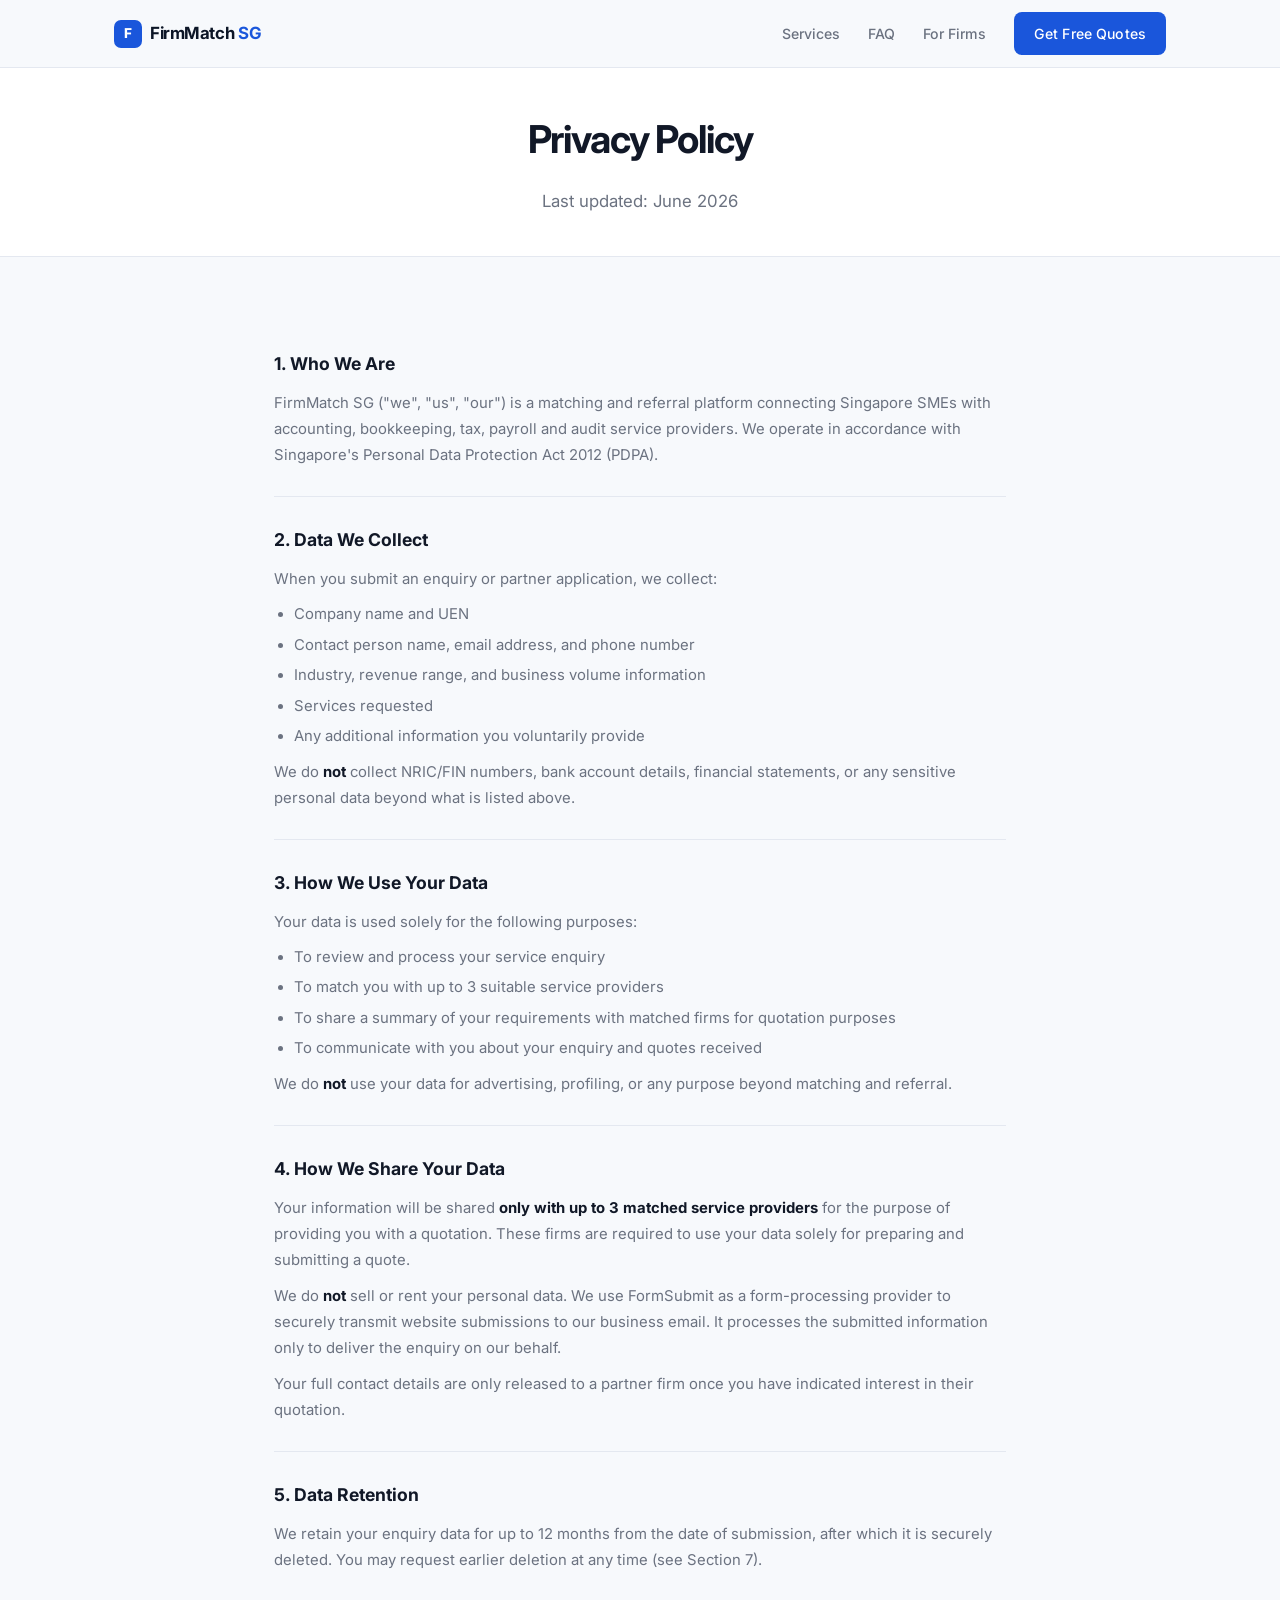
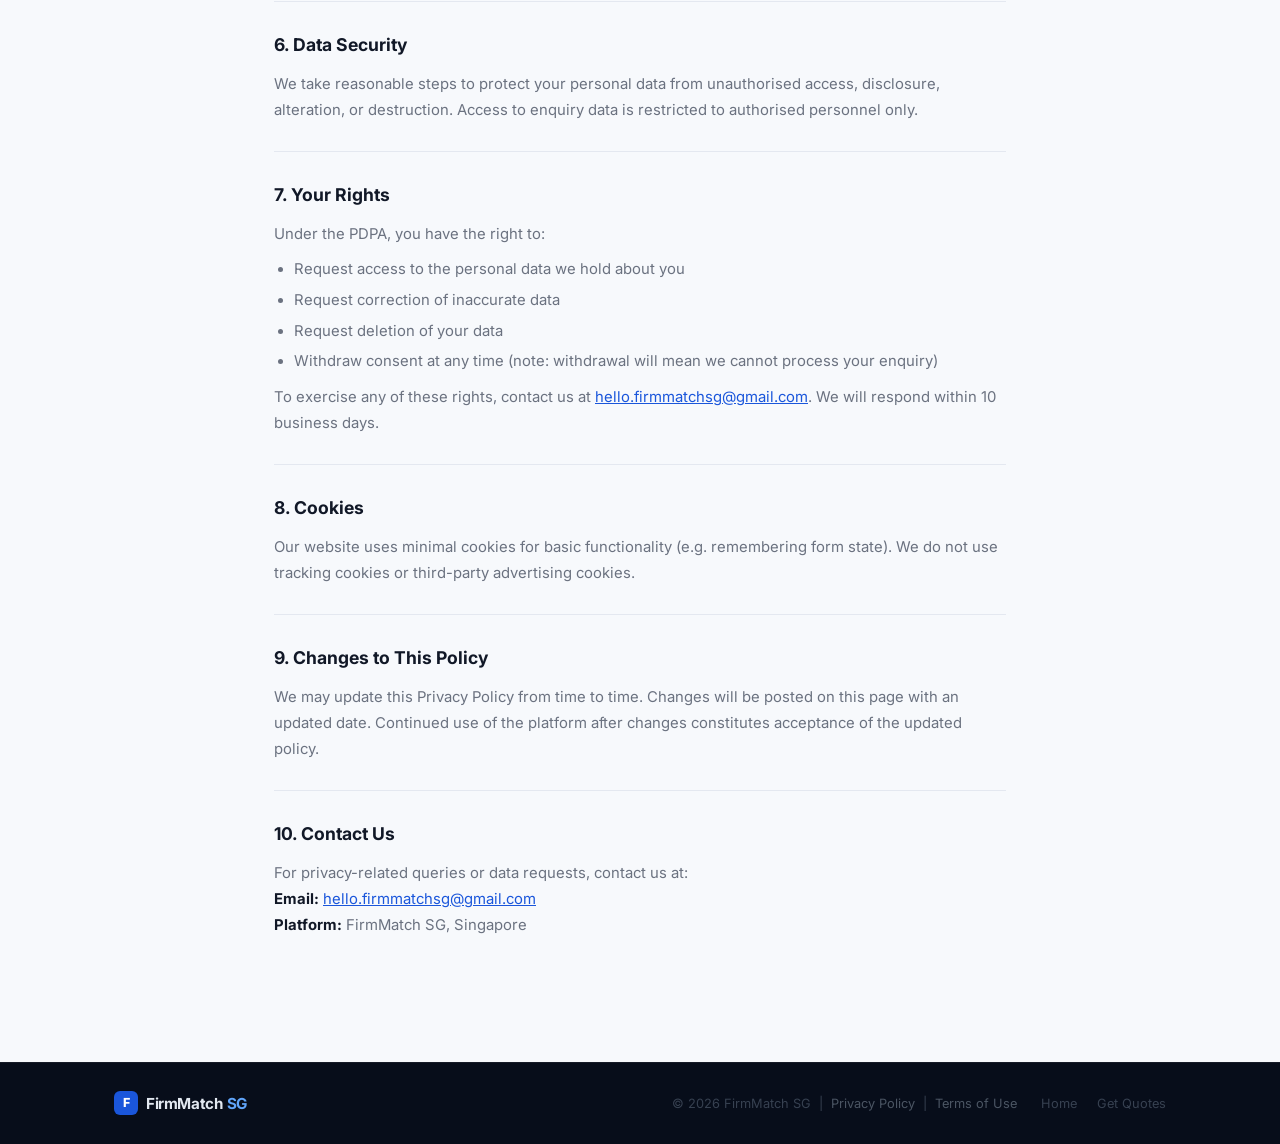
<file: privacy.html>
<!DOCTYPE html>
<html lang="en">
<head>
  <meta charset="UTF-8" />
  <meta name="viewport" content="width=device-width, initial-scale=1.0" />
  <title>Privacy Policy — FirmMatch SG</title>
  <link rel="preconnect" href="https://fonts.googleapis.com" />
  <link rel="preconnect" href="https://fonts.gstatic.com" crossorigin />
  <link href="https://fonts.googleapis.com/css2?family=Inter:wght@300;400;500;600;700&display=swap" rel="stylesheet" />
  <link rel="stylesheet" href="style.css" />
</head>
<body>

  <nav class="nav">
    <div class="container nav__inner">
      <a href="index.html" class="nav__logo">
        <span class="logo-mark">F</span>FirmMatch <span class="logo-sg">SG</span>
      </a>
      <ul class="nav__links">
        <li><a href="index.html#services">Services</a></li>
        <li><a href="index.html#faq">FAQ</a></li>
        <li><a href="partners.html">For Firms</a></li>
        <li><a href="get-quotes.html" class="btn btn--nav" style="color:#ffffff!important">Get Free Quotes</a></li>
      </ul>
      <button class="nav__burger" aria-label="Toggle menu"><span></span><span></span><span></span></button>
    </div>
  </nav>

  <section class="page-hero page-hero--sm">
    <div class="container">
      <h1>Privacy Policy</h1>
      <p>Last updated: June 2026</p>
    </div>
  </section>

  <section class="legal-section">
    <div class="container legal-container">
      <div class="legal-content">

        <div class="legal-block">
          <h2>1. Who We Are</h2>
          <p>FirmMatch SG ("we", "us", "our") is a matching and referral platform connecting Singapore SMEs with accounting, bookkeeping, tax, payroll and audit service providers. We operate in accordance with Singapore's Personal Data Protection Act 2012 (PDPA).</p>
        </div>

        <div class="legal-block">
          <h2>2. Data We Collect</h2>
          <p>When you submit an enquiry or partner application, we collect:</p>
          <ul>
            <li>Company name and UEN</li>
            <li>Contact person name, email address, and phone number</li>
            <li>Industry, revenue range, and business volume information</li>
            <li>Services requested</li>
            <li>Any additional information you voluntarily provide</li>
          </ul>
          <p>We do <strong>not</strong> collect NRIC/FIN numbers, bank account details, financial statements, or any sensitive personal data beyond what is listed above.</p>
        </div>

        <div class="legal-block">
          <h2>3. How We Use Your Data</h2>
          <p>Your data is used solely for the following purposes:</p>
          <ul>
            <li>To review and process your service enquiry</li>
            <li>To match you with up to 3 suitable service providers</li>
            <li>To share a summary of your requirements with matched firms for quotation purposes</li>
            <li>To communicate with you about your enquiry and quotes received</li>
          </ul>
          <p>We do <strong>not</strong> use your data for advertising, profiling, or any purpose beyond matching and referral.</p>
        </div>

        <div class="legal-block">
          <h2>4. How We Share Your Data</h2>
          <p>Your information will be shared <strong>only with up to 3 matched service providers</strong> for the purpose of providing you with a quotation. These firms are required to use your data solely for preparing and submitting a quote.</p>
          <p>We do <strong>not</strong> sell or rent your personal data. We use FormSubmit as a form-processing provider to securely transmit website submissions to our business email. It processes the submitted information only to deliver the enquiry on our behalf.</p>
          <p>Your full contact details are only released to a partner firm once you have indicated interest in their quotation.</p>
        </div>

        <div class="legal-block">
          <h2>5. Data Retention</h2>
          <p>We retain your enquiry data for up to 12 months from the date of submission, after which it is securely deleted. You may request earlier deletion at any time (see Section 7).</p>
        </div>

        <div class="legal-block">
          <h2>6. Data Security</h2>
          <p>We take reasonable steps to protect your personal data from unauthorised access, disclosure, alteration, or destruction. Access to enquiry data is restricted to authorised personnel only.</p>
        </div>

        <div class="legal-block">
          <h2>7. Your Rights</h2>
          <p>Under the PDPA, you have the right to:</p>
          <ul>
            <li>Request access to the personal data we hold about you</li>
            <li>Request correction of inaccurate data</li>
            <li>Request deletion of your data</li>
            <li>Withdraw consent at any time (note: withdrawal will mean we cannot process your enquiry)</li>
          </ul>
          <p>To exercise any of these rights, contact us at <a href="mailto:hello.firmmatchsg@gmail.com">hello.firmmatchsg@gmail.com</a>. We will respond within 10 business days.</p>
        </div>

        <div class="legal-block">
          <h2>8. Cookies</h2>
          <p>Our website uses minimal cookies for basic functionality (e.g. remembering form state). We do not use tracking cookies or third-party advertising cookies.</p>
        </div>

        <div class="legal-block">
          <h2>9. Changes to This Policy</h2>
          <p>We may update this Privacy Policy from time to time. Changes will be posted on this page with an updated date. Continued use of the platform after changes constitutes acceptance of the updated policy.</p>
        </div>

        <div class="legal-block">
          <h2>10. Contact Us</h2>
          <p>For privacy-related queries or data requests, contact us at:<br />
          <strong>Email:</strong> <a href="mailto:hello.firmmatchsg@gmail.com">hello.firmmatchsg@gmail.com</a><br />
          <strong>Platform:</strong> FirmMatch SG, Singapore</p>
        </div>

      </div>
    </div>
  </section>

  <footer class="footer">
    <div class="container footer__inner">
      <a href="index.html" class="nav__logo footer__logo">
        <span class="logo-mark">F</span>FirmMatch <span class="logo-sg">SG</span>
      </a>
      <p class="footer__copy">&copy; 2026 FirmMatch SG &nbsp;|&nbsp; <a href="privacy.html">Privacy Policy</a> &nbsp;|&nbsp; <a href="terms.html">Terms of Use</a></p>
      <div class="footer__links">
        <a href="index.html">Home</a>
        <a href="get-quotes.html">Get Quotes</a>
      </div>
    </div>
  </footer>

  <script src="main.js"></script>
</body>
</html>
</file>
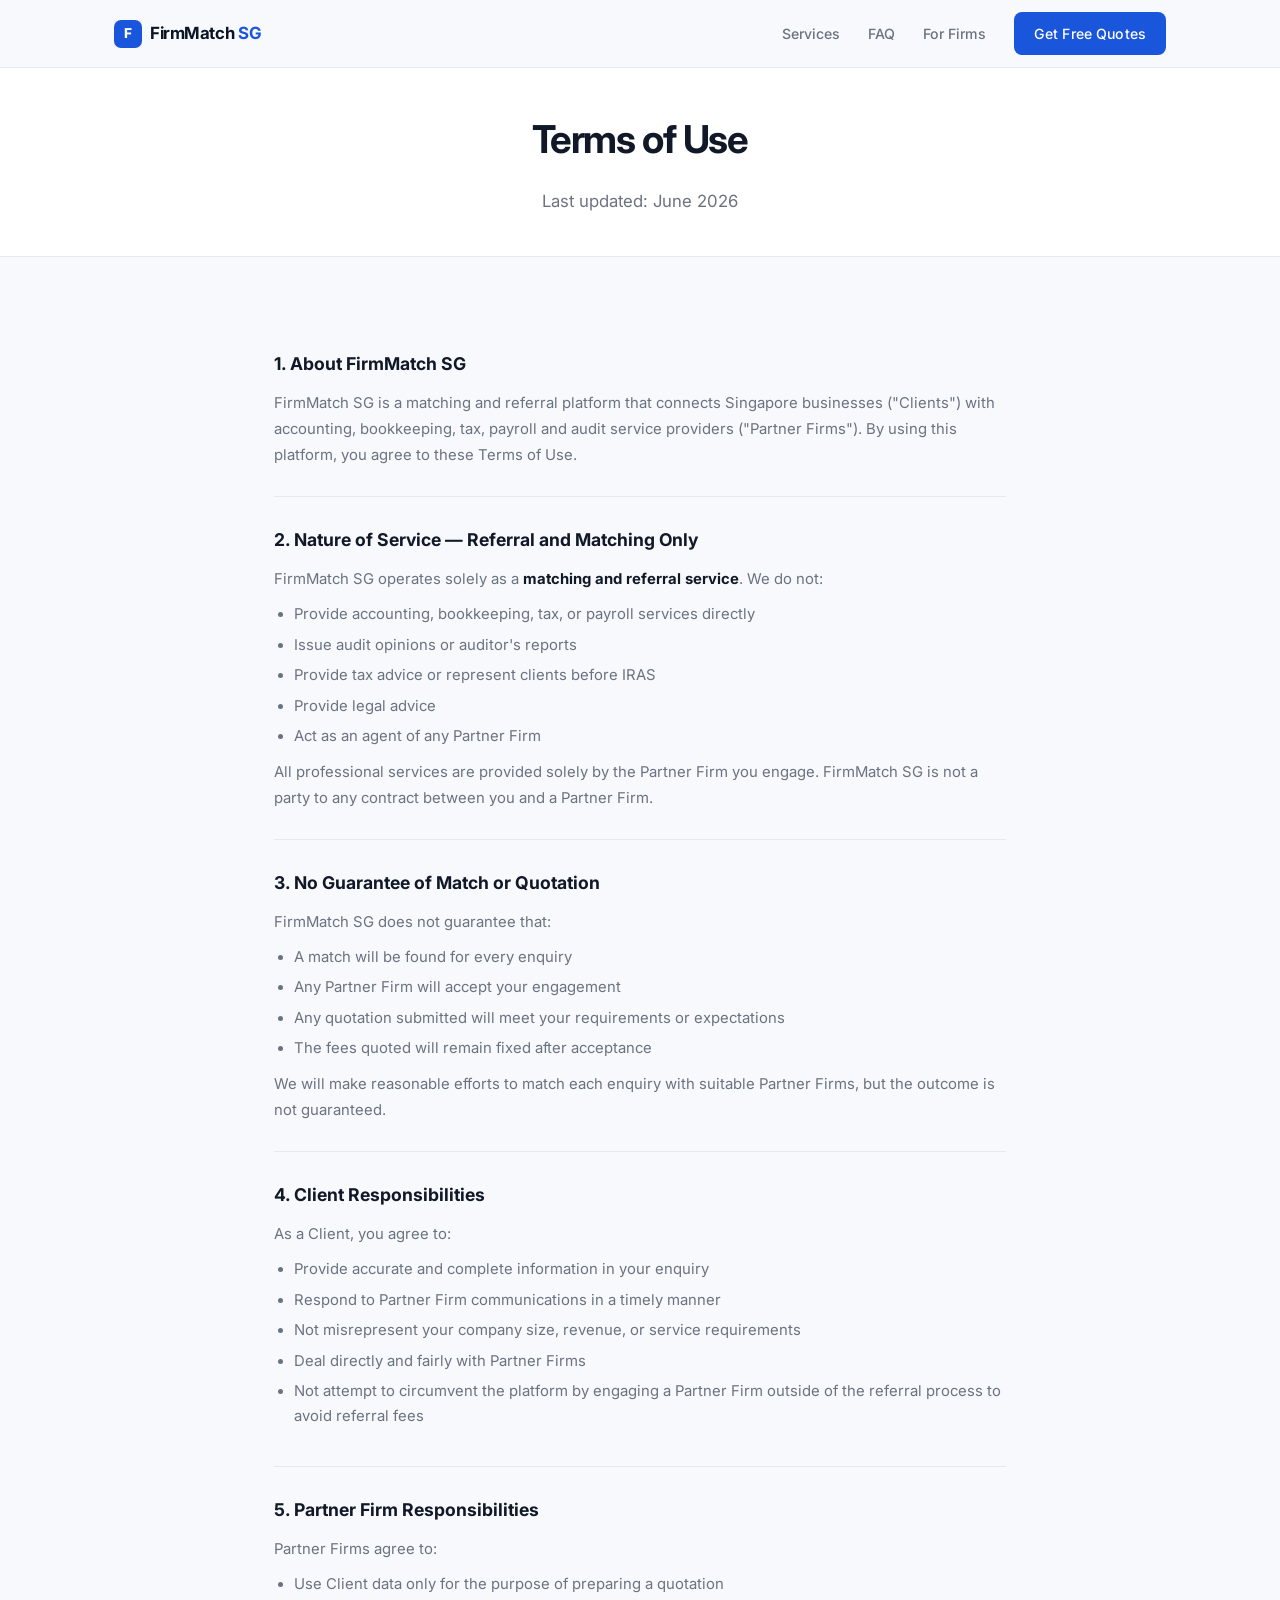
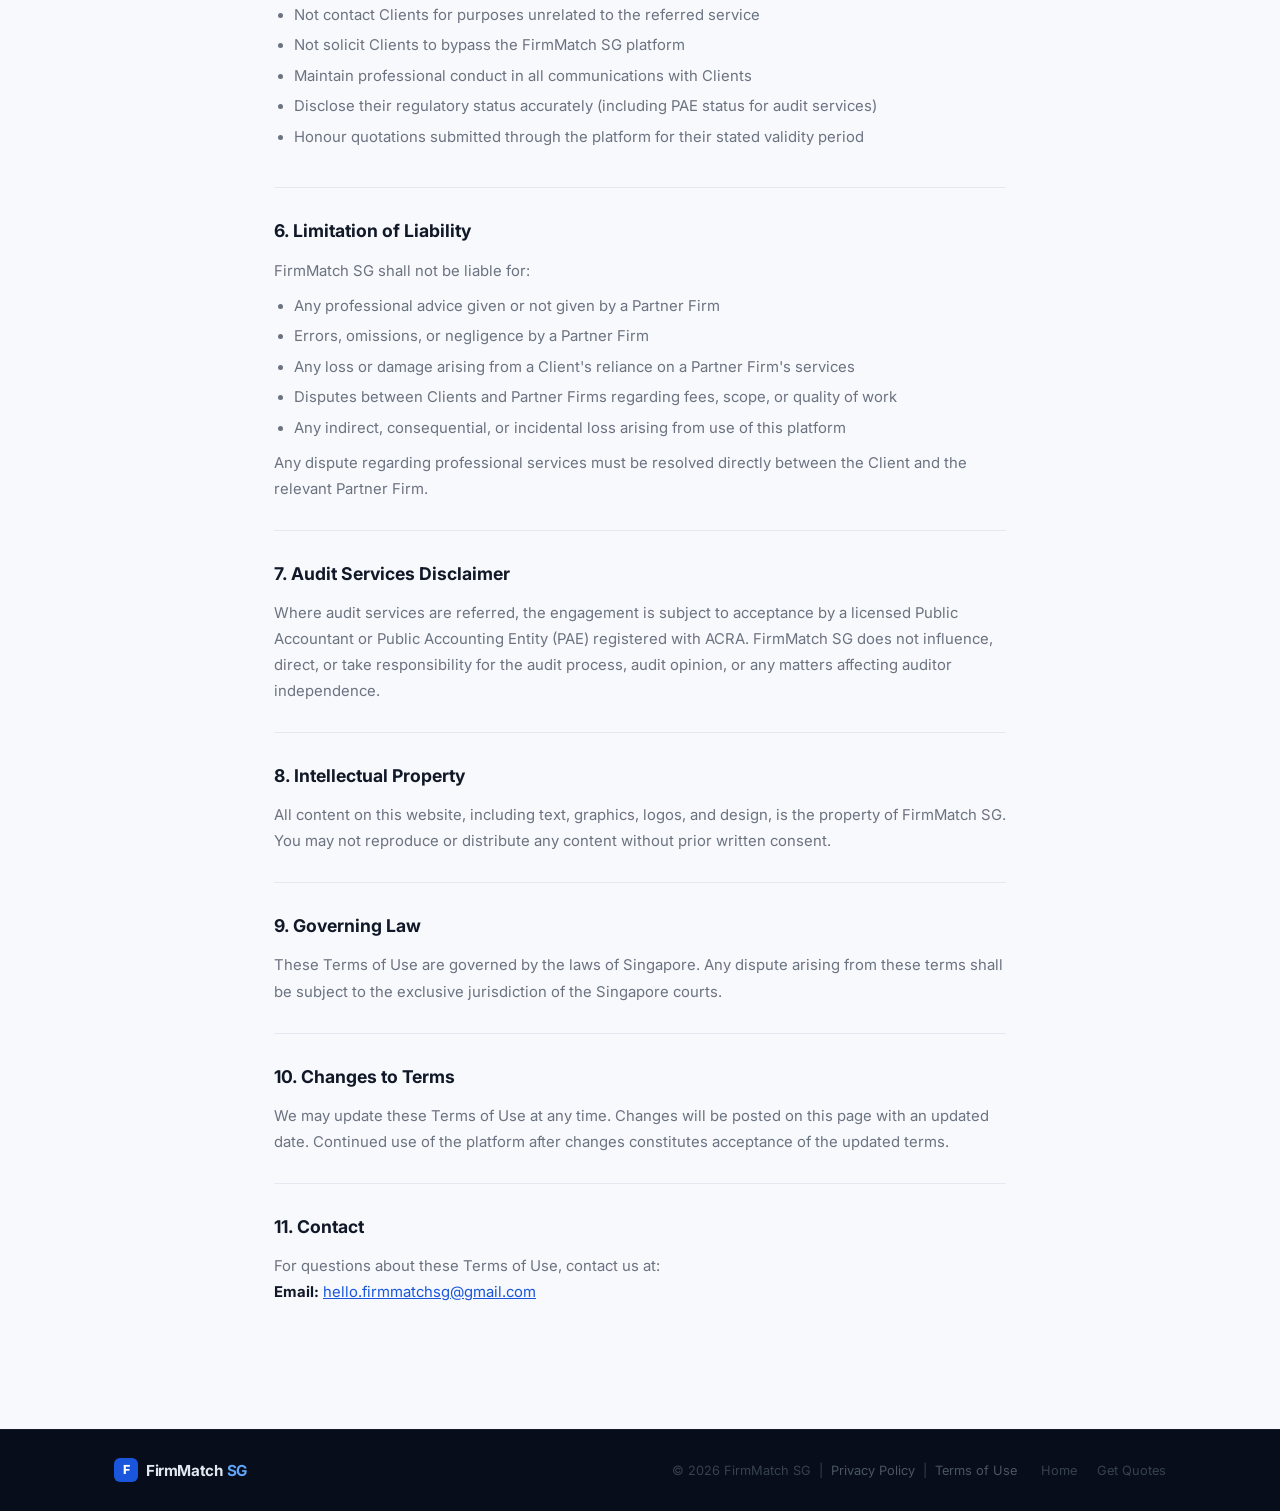
<file: terms.html>
<!DOCTYPE html>
<html lang="en">
<head>
  <meta charset="UTF-8" />
  <meta name="viewport" content="width=device-width, initial-scale=1.0" />
  <title>Terms of Use — FirmMatch SG</title>
  <link rel="preconnect" href="https://fonts.googleapis.com" />
  <link rel="preconnect" href="https://fonts.gstatic.com" crossorigin />
  <link href="https://fonts.googleapis.com/css2?family=Inter:wght@300;400;500;600;700&display=swap" rel="stylesheet" />
  <link rel="stylesheet" href="style.css" />
</head>
<body>

  <nav class="nav">
    <div class="container nav__inner">
      <a href="index.html" class="nav__logo">
        <span class="logo-mark">F</span>FirmMatch <span class="logo-sg">SG</span>
      </a>
      <ul class="nav__links">
        <li><a href="index.html#services">Services</a></li>
        <li><a href="index.html#faq">FAQ</a></li>
        <li><a href="partners.html">For Firms</a></li>
        <li><a href="get-quotes.html" class="btn btn--nav" style="color:#ffffff!important">Get Free Quotes</a></li>
      </ul>
      <button class="nav__burger" aria-label="Toggle menu"><span></span><span></span><span></span></button>
    </div>
  </nav>

  <section class="page-hero page-hero--sm">
    <div class="container">
      <h1>Terms of Use</h1>
      <p>Last updated: June 2026</p>
    </div>
  </section>

  <section class="legal-section">
    <div class="container legal-container">
      <div class="legal-content">

        <div class="legal-block">
          <h2>1. About FirmMatch SG</h2>
          <p>FirmMatch SG is a matching and referral platform that connects Singapore businesses ("Clients") with accounting, bookkeeping, tax, payroll and audit service providers ("Partner Firms"). By using this platform, you agree to these Terms of Use.</p>
        </div>

        <div class="legal-block">
          <h2>2. Nature of Service — Referral and Matching Only</h2>
          <p>FirmMatch SG operates solely as a <strong>matching and referral service</strong>. We do not:</p>
          <ul>
            <li>Provide accounting, bookkeeping, tax, or payroll services directly</li>
            <li>Issue audit opinions or auditor's reports</li>
            <li>Provide tax advice or represent clients before IRAS</li>
            <li>Provide legal advice</li>
            <li>Act as an agent of any Partner Firm</li>
          </ul>
          <p>All professional services are provided solely by the Partner Firm you engage. FirmMatch SG is not a party to any contract between you and a Partner Firm.</p>
        </div>

        <div class="legal-block">
          <h2>3. No Guarantee of Match or Quotation</h2>
          <p>FirmMatch SG does not guarantee that:</p>
          <ul>
            <li>A match will be found for every enquiry</li>
            <li>Any Partner Firm will accept your engagement</li>
            <li>Any quotation submitted will meet your requirements or expectations</li>
            <li>The fees quoted will remain fixed after acceptance</li>
          </ul>
          <p>We will make reasonable efforts to match each enquiry with suitable Partner Firms, but the outcome is not guaranteed.</p>
        </div>

        <div class="legal-block">
          <h2>4. Client Responsibilities</h2>
          <p>As a Client, you agree to:</p>
          <ul>
            <li>Provide accurate and complete information in your enquiry</li>
            <li>Respond to Partner Firm communications in a timely manner</li>
            <li>Not misrepresent your company size, revenue, or service requirements</li>
            <li>Deal directly and fairly with Partner Firms</li>
            <li>Not attempt to circumvent the platform by engaging a Partner Firm outside of the referral process to avoid referral fees</li>
          </ul>
        </div>

        <div class="legal-block">
          <h2>5. Partner Firm Responsibilities</h2>
          <p>Partner Firms agree to:</p>
          <ul>
            <li>Use Client data only for the purpose of preparing a quotation</li>
            <li>Not contact Clients for purposes unrelated to the referred service</li>
            <li>Not solicit Clients to bypass the FirmMatch SG platform</li>
            <li>Maintain professional conduct in all communications with Clients</li>
            <li>Disclose their regulatory status accurately (including PAE status for audit services)</li>
            <li>Honour quotations submitted through the platform for their stated validity period</li>
          </ul>
        </div>

        <div class="legal-block">
          <h2>6. Limitation of Liability</h2>
          <p>FirmMatch SG shall not be liable for:</p>
          <ul>
            <li>Any professional advice given or not given by a Partner Firm</li>
            <li>Errors, omissions, or negligence by a Partner Firm</li>
            <li>Any loss or damage arising from a Client's reliance on a Partner Firm's services</li>
            <li>Disputes between Clients and Partner Firms regarding fees, scope, or quality of work</li>
            <li>Any indirect, consequential, or incidental loss arising from use of this platform</li>
          </ul>
          <p>Any dispute regarding professional services must be resolved directly between the Client and the relevant Partner Firm.</p>
        </div>

        <div class="legal-block">
          <h2>7. Audit Services Disclaimer</h2>
          <p>Where audit services are referred, the engagement is subject to acceptance by a licensed Public Accountant or Public Accounting Entity (PAE) registered with ACRA. FirmMatch SG does not influence, direct, or take responsibility for the audit process, audit opinion, or any matters affecting auditor independence.</p>
        </div>

        <div class="legal-block">
          <h2>8. Intellectual Property</h2>
          <p>All content on this website, including text, graphics, logos, and design, is the property of FirmMatch SG. You may not reproduce or distribute any content without prior written consent.</p>
        </div>

        <div class="legal-block">
          <h2>9. Governing Law</h2>
          <p>These Terms of Use are governed by the laws of Singapore. Any dispute arising from these terms shall be subject to the exclusive jurisdiction of the Singapore courts.</p>
        </div>

        <div class="legal-block">
          <h2>10. Changes to Terms</h2>
          <p>We may update these Terms of Use at any time. Changes will be posted on this page with an updated date. Continued use of the platform after changes constitutes acceptance of the updated terms.</p>
        </div>

        <div class="legal-block">
          <h2>11. Contact</h2>
          <p>For questions about these Terms of Use, contact us at:<br />
          <strong>Email:</strong> <a href="mailto:hello.firmmatchsg@gmail.com">hello.firmmatchsg@gmail.com</a></p>
        </div>

      </div>
    </div>
  </section>

  <footer class="footer">
    <div class="container footer__inner">
      <a href="index.html" class="nav__logo footer__logo">
        <span class="logo-mark">F</span>FirmMatch <span class="logo-sg">SG</span>
      </a>
      <p class="footer__copy">&copy; 2026 FirmMatch SG &nbsp;|&nbsp; <a href="privacy.html">Privacy Policy</a> &nbsp;|&nbsp; <a href="terms.html">Terms of Use</a></p>
      <div class="footer__links">
        <a href="index.html">Home</a>
        <a href="get-quotes.html">Get Quotes</a>
      </div>
    </div>
  </footer>

  <script src="main.js"></script>
</body>
</html>
</file>
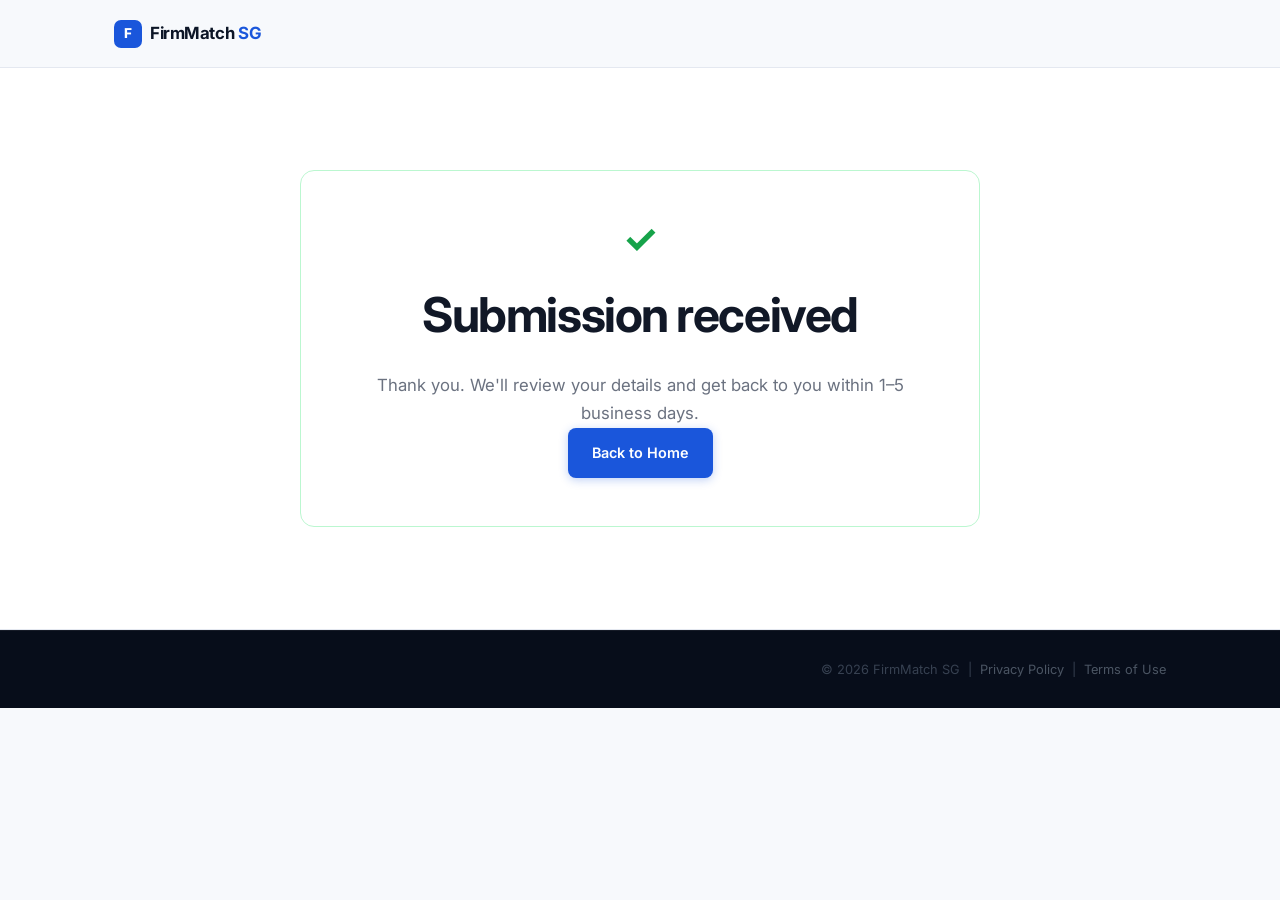
<file: thanks.html>
<!DOCTYPE html>
<html lang="en">
<head>
  <meta charset="UTF-8" />
  <meta name="viewport" content="width=device-width, initial-scale=1.0" />
  <title>Submission Received &mdash; FirmMatch SG</title>
  <meta name="robots" content="noindex" />
  <link rel="preconnect" href="https://fonts.googleapis.com" />
  <link rel="preconnect" href="https://fonts.gstatic.com" crossorigin />
  <link href="https://fonts.googleapis.com/css2?family=Inter:wght@300;400;500;600;700&display=swap" rel="stylesheet" />
  <link rel="stylesheet" href="style.css" />
</head>
<body>
  <nav class="nav">
    <div class="container nav__inner">
      <a href="index.html" class="nav__logo">
        <span class="logo-mark">F</span>FirmMatch <span class="logo-sg">SG</span>
      </a>
    </div>
  </nav>
  <main class="page-hero" style="min-height:70vh;display:flex;align-items:center;">
    <div class="container">
      <div class="form-success" style="display:block;max-width:680px;margin:0 auto;">
        <div class="success-icon">&#10003;</div>
        <h1>Submission received</h1>
        <p>Thank you. We'll review your details and get back to you within 1&ndash;5 business days.</p>
        <a href="index.html" class="btn btn--primary">Back to Home</a>
      </div>
    </div>
  </main>
  <footer class="footer">
    <div class="container footer__inner">
      <p class="footer__copy">&copy; 2026 FirmMatch SG &nbsp;|&nbsp; <a href="privacy.html">Privacy Policy</a> &nbsp;|&nbsp; <a href="terms.html">Terms of Use</a></p>
    </div>
  </footer>
  <script src="main.js"></script>
</body>
</html>
</file>
<file: style.css>
/* ── Reset & Base ─────────────────────────────────────────── */
*, *::before, *::after { box-sizing: border-box; margin: 0; padding: 0; }

:root {
  --color-bg:        #f7f9fc;
  --color-surface:   #ffffff;
  --color-border:    #e4e8f0;
  --color-text:      #111827;
  --color-muted:     #6b7280;
  --color-accent:    #1a56db;
  --color-accent-lt: #eef3ff;
  --color-dark:      #0c1526;

  --font: 'Inter', system-ui, sans-serif;
  --radius-sm: 8px;
  --radius-md: 14px;
  --shadow-sm: 0 1px 3px rgba(0,0,0,.06);
  --shadow-md: 0 4px 20px rgba(0,0,0,.08);
  --nav-h: 68px;
}

html { scroll-behavior: smooth; font-size: 16px; }
body { font-family: var(--font); background: var(--color-bg); color: var(--color-text); line-height: 1.65; -webkit-font-smoothing: antialiased; }
a { color: inherit; text-decoration: none; }

/* ── Container ───────────────────────────────────────────── */
.container { width: 100%; max-width: 1100px; margin: 0 auto; padding: 0 24px; }

/* ── Helpers ─────────────────────────────────────────────── */
.label {
  display: inline-block; font-size: .72rem; font-weight: 600;
  letter-spacing: .1em; text-transform: uppercase;
  color: var(--color-accent); margin-bottom: 10px;
}
.label--light { color: #93c5fd; }

.badge {
  display: inline-block; background: var(--color-accent-lt);
  color: var(--color-accent); font-size: .8rem; font-weight: 500;
  border-radius: 999px; padding: 5px 16px; margin-bottom: 24px;
  border: 1px solid #c7d7fe;
}

.section-header { text-align: center; max-width: 560px; margin: 0 auto 56px; }
.section-header h2 { font-size: clamp(1.65rem, 3vw, 2.1rem); font-weight: 700; margin-bottom: 12px; letter-spacing: -.02em; }
.section-header p  { color: var(--color-muted); font-size: 1rem; }
.section-header--light h2 { color: #fff; }
.section-header--light p  { color: #94a3b8; }

.accent { color: var(--color-accent); }
.req { color: #ef4444; }
.optional-tag { font-size: .75rem; font-weight: 400; color: var(--color-muted); background: var(--color-border); padding: 1px 7px; border-radius: 4px; margin-left: 4px; }

/* ── Buttons ─────────────────────────────────────────────── */
.btn {
  display: inline-flex; align-items: center; gap: 8px;
  font-family: var(--font); font-size: .9rem; font-weight: 600;
  border-radius: var(--radius-sm); padding: 11px 22px;
  cursor: pointer; border: 2px solid transparent;
  transition: background .18s, color .18s, box-shadow .18s, transform .12s;
}
.btn:hover  { transform: translateY(-1px); }
.btn:active { transform: translateY(0); }

.btn--primary { background: var(--color-accent); color: #fff; box-shadow: 0 2px 10px rgba(26,86,219,.28); }
.btn--primary:hover { background: #1647c2; box-shadow: 0 4px 18px rgba(26,86,219,.36); }
.btn--ghost { background: transparent; color: var(--color-text); border-color: var(--color-border); }
.btn--ghost:hover { background: var(--color-surface); box-shadow: var(--shadow-sm); }
.btn--nav { background: var(--color-accent); color: #ffffff; padding: 8px 18px; font-size: .84rem; font-weight: 700; letter-spacing: .01em; text-shadow: none; -webkit-font-smoothing: antialiased; }
.btn--nav:hover { background: #1647c2; }
.btn--white { background: #fff; color: var(--color-accent); font-size: 1rem; padding: 13px 28px; }
.btn--white:hover { background: #f0f4ff; }
.btn--full { width: 100%; justify-content: center; }
.btn--lg { font-size: 1rem; padding: 14px 28px; }

/* ── Nav ─────────────────────────────────────────────────── */
.nav {
  position: fixed; top: 0; left: 0; right: 0; height: var(--nav-h);
  background: rgba(247,249,252,.9); backdrop-filter: blur(16px);
  -webkit-backdrop-filter: blur(16px); border-bottom: 1px solid var(--color-border);
  z-index: 100; transition: box-shadow .2s;
}
.nav.scrolled { box-shadow: var(--shadow-sm); }
.nav__inner { display: flex; align-items: center; height: 100%; gap: 32px; }
.nav__logo { display: flex; align-items: center; gap: 4px; font-size: 1.05rem; font-weight: 700; letter-spacing: -.025em; color: var(--color-dark); flex-shrink: 0; }
.logo-mark { display: inline-flex; align-items: center; justify-content: center; width: 28px; height: 28px; background: var(--color-accent); color: #fff; border-radius: 7px; font-size: .85rem; font-weight: 800; margin-right: 4px; flex-shrink: 0; }
.logo-sg { color: var(--color-accent); }
.nav__links { display: flex; align-items: center; gap: 28px; list-style: none; margin-left: auto; }
.nav__links a { font-size: .88rem; font-weight: 500; color: var(--color-muted); transition: color .15s; }
.nav__links a:hover { color: var(--color-text); }
.nav__links a.btn--nav,
.nav__links a.btn--nav:hover { color: #ffffff !important; }
.nav__burger { display: none; flex-direction: column; gap: 5px; background: none; border: none; cursor: pointer; padding: 4px; margin-left: auto; }
.nav__burger span { display: block; width: 22px; height: 2px; background: var(--color-dark); border-radius: 2px; transition: transform .22s, opacity .22s; }
.nav__burger.open span:nth-child(1) { transform: translateY(7px) rotate(45deg); }
.nav__burger.open span:nth-child(2) { opacity: 0; }
.nav__burger.open span:nth-child(3) { transform: translateY(-7px) rotate(-45deg); }

/* ── Hero ────────────────────────────────────────────────── */
.hero { position: relative; padding: calc(var(--nav-h) + 88px) 0 100px; overflow: hidden; }
.hero__inner { position: relative; z-index: 1; max-width: 700px; }
.hero__title { font-size: clamp(2.5rem, 5.5vw, 3.8rem); font-weight: 700; line-height: 1.12; letter-spacing: -.035em; margin-bottom: 22px; }
.hero__sub { font-size: 1.1rem; color: var(--color-muted); max-width: 520px; margin-bottom: 36px; line-height: 1.7; }
.hero__cta { display: flex; gap: 14px; flex-wrap: wrap; margin-bottom: 40px; }
.hero__trust { display: flex; flex-direction: column; gap: 10px; }
.hero__trust > span { font-size: .8rem; color: var(--color-muted); font-weight: 500; }
.trust-tags { display: flex; flex-wrap: wrap; gap: 8px; }
.trust-tags span { font-size: .78rem; font-weight: 500; background: var(--color-surface); border: 1px solid var(--color-border); color: var(--color-muted); padding: 4px 12px; border-radius: 999px; }
.hero__bg-shape { position: absolute; top: -100px; right: -180px; width: 680px; height: 680px; background: radial-gradient(circle at 60% 40%, #dbeafe 0%, transparent 62%); border-radius: 50%; z-index: 0; pointer-events: none; }

/* ── Page Hero ───────────────────────────────────────────── */
.page-hero { padding: calc(var(--nav-h) + 56px) 0 56px; background: var(--color-surface); border-bottom: 1px solid var(--color-border); text-align: center; }
.page-hero h1 { font-size: clamp(2rem, 4vw, 3rem); font-weight: 700; letter-spacing: -.03em; margin-bottom: 16px; }
.page-hero p { color: var(--color-muted); font-size: 1.05rem; max-width: 560px; margin: 0 auto; line-height: 1.7; }
.page-hero--sm { padding: calc(var(--nav-h) + 40px) 0 40px; }
.page-hero--sm h1 { font-size: clamp(1.8rem, 3vw, 2.4rem); }

/* ── Services ────────────────────────────────────────────── */
.services { padding: 96px 0; background: var(--color-surface); }
.services__grid { display: grid; grid-template-columns: repeat(3, 1fr); gap: 20px; }
.card { background: var(--color-bg); border: 1px solid var(--color-border); border-radius: var(--radius-md); padding: 26px 24px; transition: box-shadow .2s, transform .2s, border-color .2s; display: flex; flex-direction: column; }
.card:hover { box-shadow: var(--shadow-md); transform: translateY(-3px); border-color: #bfcffa; }
.card__icon { width: 42px; height: 42px; background: var(--color-accent-lt); border-radius: var(--radius-sm); display: flex; align-items: center; justify-content: center; margin-bottom: 16px; color: var(--color-accent); }
.card__icon svg { width: 21px; height: 21px; }
.card h3 { font-size: .97rem; font-weight: 600; margin-bottom: 8px; }
.card p  { font-size: .875rem; color: var(--color-muted); line-height: 1.6; flex: 1; }
.card__price { display: inline-block; margin-top: 14px; font-size: .78rem; font-weight: 600; color: var(--color-accent); background: var(--color-accent-lt); padding: 3px 10px; border-radius: 999px; align-self: flex-start; }

/* ── How It Works ────────────────────────────────────────── */
.how { padding: 96px 0; background: var(--color-bg); }
.steps { display: flex; align-items: flex-start; gap: 16px; justify-content: center; flex-wrap: wrap; }
.step { flex: 1; min-width: 220px; max-width: 300px; background: var(--color-surface); border: 1px solid var(--color-border); border-radius: var(--radius-md); padding: 28px 24px; text-align: center; }
.step__num { width: 44px; height: 44px; border-radius: 50%; background: var(--color-accent); color: #fff; font-size: 1.1rem; font-weight: 700; display: flex; align-items: center; justify-content: center; margin: 0 auto 16px; }
.step h3 { font-size: .97rem; font-weight: 600; margin-bottom: 8px; }
.step p  { font-size: .875rem; color: var(--color-muted); line-height: 1.6; }
.step__arrow { font-size: 1.6rem; color: var(--color-border); align-self: center; flex-shrink: 0; margin-top: -8px; }
.how__cta { text-align: center; margin-top: 48px; }

/* ── Why ─────────────────────────────────────────────────── */
.why { padding: 96px 0; background: var(--color-surface); }
.why__inner { display: grid; grid-template-columns: 1fr 1fr; gap: 64px; align-items: center; }
.why__text h2 { font-size: clamp(1.6rem, 3vw, 2rem); font-weight: 700; margin-bottom: 16px; letter-spacing: -.02em; line-height: 1.25; }
.why__text p  { color: var(--color-muted); margin-bottom: 14px; font-size: .96rem; line-height: 1.7; }
.about__list { list-style: none; margin-top: 22px; display: flex; flex-direction: column; gap: 10px; }
.about__list li { display: flex; align-items: center; gap: 10px; font-size: .92rem; font-weight: 500; color: var(--color-text); }
.about__list li::before { content: ''; width: 20px; height: 20px; flex-shrink: 0; background: var(--color-accent-lt) url("data:image/svg+xml,%3Csvg viewBox='0 0 20 20' fill='none' xmlns='http://www.w3.org/2000/svg'%3E%3Cpath d='M5 10l4 4 6-6' stroke='%231a56db' stroke-width='2' stroke-linecap='round' stroke-linejoin='round'/%3E%3C/svg%3E") center/100% no-repeat; border-radius: 50%; }
.why__stats { display: flex; justify-content: center; align-items: center; }
.about__card-stack { display: flex; flex-direction: column; gap: 14px; width: 260px; }
.stat-card { background: var(--color-surface); border: 1px solid var(--color-border); border-radius: var(--radius-md); padding: 20px 24px; box-shadow: var(--shadow-md); display: flex; align-items: center; gap: 16px; }
.stat-card__number { display: block; font-size: 1.8rem; font-weight: 700; color: var(--color-accent); line-height: 1; flex-shrink: 0; }
.stat-card__label  { font-size: .82rem; color: var(--color-muted); font-weight: 500; line-height: 1.3; }

/* ── FAQ ─────────────────────────────────────────────────── */
.faq { padding: 96px 0; background: var(--color-bg); }
.faq__grid { display: grid; grid-template-columns: repeat(2, 1fr); gap: 20px; }
.faq__item { background: var(--color-surface); border: 1px solid var(--color-border); border-radius: var(--radius-md); padding: 24px; }
.faq__item h4 { font-size: .97rem; font-weight: 600; margin-bottom: 10px; color: var(--color-text); }
.faq__item p  { font-size: .875rem; color: var(--color-muted); line-height: 1.65; }
.faq__item a  { color: var(--color-accent); text-decoration: underline; }

/* ── CTA Banner ──────────────────────────────────────────── */
.cta-banner { background: var(--color-accent); padding: 56px 0; }
.cta-banner__inner { display: flex; align-items: center; justify-content: space-between; gap: 32px; flex-wrap: wrap; }
.cta-banner h2 { font-size: clamp(1.4rem, 2.5vw, 1.9rem); font-weight: 700; color: #fff; margin-bottom: 8px; }
.cta-banner p  { color: #bfdbfe; font-size: .97rem; }

/* ── Contact Strip ───────────────────────────────────────── */
.contact-strip { background: var(--color-surface); border-top: 1px solid var(--color-border); padding: 40px 0; }
.contact-strip__inner { display: flex; gap: 40px; flex-wrap: wrap; }
.contact-strip__item { display: flex; align-items: center; gap: 14px; }
.contact-strip__item svg { width: 22px; height: 22px; color: var(--color-accent); flex-shrink: 0; }
.contact-strip__item span { display: block; font-size: .75rem; color: var(--color-muted); font-weight: 500; text-transform: uppercase; letter-spacing: .06em; margin-bottom: 2px; }
.contact-strip__item a { font-size: .95rem; font-weight: 600; color: var(--color-text); }
.contact-strip__item a:hover { color: var(--color-accent); }

/* ── Footer ──────────────────────────────────────────────── */
.footer { background: #070d1a; border-top: 1px solid rgba(255,255,255,.06); padding: 28px 0; }
.footer__inner { display: flex; align-items: center; gap: 24px; flex-wrap: wrap; }
.footer__logo .logo-mark { width: 24px; height: 24px; font-size: .78rem; border-radius: 6px; }
.footer .nav__logo { font-size: .95rem; color: #e2e8f0; }
.footer .logo-sg { color: #60a5fa; }
.footer__copy { font-size: .8rem; color: #374151; margin-left: auto; }
.footer__copy a { color: #4b5563; }
.footer__copy a:hover { color: #94a3b8; }
.footer__links { display: flex; gap: 20px; }
.footer__links a { font-size: .8rem; color: #374151; transition: color .15s; }
.footer__links a:hover { color: #94a3b8; }

/* ── Form Pages ──────────────────────────────────────────── */
.form-section { padding: 64px 0 96px; }
.form-container { display: grid; grid-template-columns: 280px 1fr; gap: 48px; align-items: flex-start; }

/* Sidebar */
.form-sidebar { position: sticky; top: calc(var(--nav-h) + 24px); background: var(--color-surface); border: 1px solid var(--color-border); border-radius: var(--radius-md); padding: 28px; }
.form-sidebar h3 { font-size: 1rem; font-weight: 700; margin-bottom: 20px; }
.sidebar-steps { list-style: none; display: flex; flex-direction: column; gap: 18px; }
.sidebar-steps li { display: flex; gap: 14px; align-items: flex-start; }
.sidebar-num { width: 26px; height: 26px; border-radius: 50%; background: var(--color-accent); color: #fff; font-size: .8rem; font-weight: 700; display: flex; align-items: center; justify-content: center; flex-shrink: 0; margin-top: 1px; }
.sidebar-steps strong { display: block; font-size: .9rem; font-weight: 600; margin-bottom: 2px; }
.sidebar-steps p { font-size: .82rem; color: var(--color-muted); line-height: 1.5; margin: 0; }
.sidebar-note { margin-top: 24px; padding: 14px; background: var(--color-accent-lt); border-radius: var(--radius-sm); font-size: .8rem; color: var(--color-muted); display: flex; gap: 8px; align-items: flex-start; line-height: 1.5; }
.sidebar-note svg { flex-shrink: 0; margin-top: 1px; color: var(--color-accent); }
.sidebar-note a { color: var(--color-accent); text-decoration: underline; }

/* Form blocks */
.enquiry-form { display: flex; flex-direction: column; gap: 0; }
.form-section-block { background: var(--color-surface); border: 1px solid var(--color-border); border-radius: var(--radius-md); padding: 28px; margin-bottom: 16px; }
.form-section-title { font-size: 1rem; font-weight: 700; margin-bottom: 20px; display: flex; align-items: center; gap: 10px; }
.form-step-badge { width: 26px; height: 26px; border-radius: 50%; background: var(--color-accent-lt); color: var(--color-accent); font-size: .82rem; font-weight: 700; display: inline-flex; align-items: center; justify-content: center; flex-shrink: 0; }
.form-hint { font-size: .82rem; color: var(--color-muted); margin-bottom: 14px; margin-top: -10px; }

.form-row { display: grid; grid-template-columns: 1fr 1fr; gap: 16px; margin-bottom: 14px; }
.form-row:last-child { margin-bottom: 0; }
.form-group { display: flex; flex-direction: column; gap: 6px; }
.form-group label { font-size: .82rem; font-weight: 500; color: var(--color-text); }
.form-group input,
.form-group select,
.form-group textarea {
  font-family: var(--font); font-size: .92rem; color: var(--color-text);
  background: var(--color-bg); border: 1px solid var(--color-border);
  border-radius: var(--radius-sm); padding: 10px 13px;
  transition: border-color .18s, box-shadow .18s; outline: none;
  -webkit-appearance: none; resize: vertical;
}
.form-group input::placeholder,
.form-group textarea::placeholder { color: #9ca3af; }
.form-group input:focus,
.form-group select:focus,
.form-group textarea:focus { border-color: var(--color-accent); box-shadow: 0 0 0 3px rgba(26,86,219,.12); background: #fff; }

/* Checkboxes */
.checkbox-grid { display: grid; grid-template-columns: repeat(2, 1fr); gap: 10px; }
.checkbox-card { display: flex; align-items: center; gap: 10px; background: var(--color-bg); border: 1px solid var(--color-border); border-radius: var(--radius-sm); padding: 11px 14px; cursor: pointer; transition: border-color .15s, background .15s; }
.checkbox-card:hover { border-color: var(--color-accent); background: var(--color-accent-lt); }
.checkbox-card input { width: 16px; height: 16px; accent-color: var(--color-accent); flex-shrink: 0; cursor: pointer; }
.checkbox-card span { font-size: .88rem; font-weight: 500; }
.checkbox-card:has(input:checked) { border-color: var(--color-accent); background: var(--color-accent-lt); }

/* Radio */
.radio-row { display: flex; gap: 20px; padding-top: 4px; }
.radio-label { display: flex; align-items: center; gap: 7px; font-size: .9rem; cursor: pointer; }
.radio-label input { accent-color: var(--color-accent); width: 16px; height: 16px; }

/* Consent */
.consent-block { background: #f0f4ff; border-color: #c7d7fe; }
.consent-label { display: flex; gap: 12px; align-items: flex-start; cursor: pointer; font-size: .88rem; line-height: 1.6; color: var(--color-text); }
.consent-label input { width: 17px; height: 17px; margin-top: 2px; accent-color: var(--color-accent); flex-shrink: 0; cursor: pointer; }
.consent-label a { color: var(--color-accent); text-decoration: underline; }

.form-note { text-align: center; font-size: .82rem; color: var(--color-muted); margin-top: 12px; }

/* Success state */
.form-success { text-align: center; padding: 48px 24px; background: var(--color-surface); border: 1px solid #bbf7d0; border-radius: var(--radius-md); margin-top: 16px; }
.form-success svg, .success-icon { color: #16a34a; margin-bottom: 16px; }
.success-icon { font-size: 2.5rem; font-weight: 700; line-height: 1; }
.form-success h3 { font-size: 1.2rem; font-weight: 700; margin-bottom: 8px; }
.form-success p { color: var(--color-muted); }

/* ── Legal Pages ─────────────────────────────────────────── */
.legal-section { padding: 64px 0 96px; }
.legal-container { max-width: 780px; }
.legal-content { display: flex; flex-direction: column; gap: 0; }
.legal-block { padding: 28px 0; border-bottom: 1px solid var(--color-border); }
.legal-block:last-child { border-bottom: none; }
.legal-block h2 { font-size: 1.1rem; font-weight: 700; margin-bottom: 12px; color: var(--color-text); }
.legal-block p  { font-size: .93rem; color: var(--color-muted); line-height: 1.75; margin-bottom: 10px; }
.legal-block p:last-child { margin-bottom: 0; }
.legal-block ul { margin: 10px 0 10px 20px; display: flex; flex-direction: column; gap: 6px; }
.legal-block ul li { font-size: .93rem; color: var(--color-muted); line-height: 1.65; }
.legal-block a { color: var(--color-accent); text-decoration: underline; }
.legal-block strong { color: var(--color-text); }

/* ── Responsive ──────────────────────────────────────────── */
@media (max-width: 960px) {
  .form-container { grid-template-columns: 1fr; }
  .form-sidebar { position: static; }
  .why__inner { grid-template-columns: 1fr; }
  .why__stats { display: none; }
  .step__arrow { display: none; }
  .steps { flex-direction: column; align-items: center; }
  .step { max-width: 100%; width: 100%; }
  .faq__grid { grid-template-columns: 1fr; }
  .cta-banner__inner { flex-direction: column; text-align: center; }
}

@media (max-width: 768px) {
  .services__grid { grid-template-columns: repeat(2, 1fr); }
  .checkbox-grid { grid-template-columns: 1fr; }
  .contact-strip__inner { flex-direction: column; gap: 24px; }
}

@media (max-width: 640px) {
  .nav__links {
    display: none; flex-direction: column;
    position: fixed; top: var(--nav-h); left: 0; right: 0;
    background: var(--color-surface); border-bottom: 1px solid var(--color-border);
    padding: 20px 24px; gap: 16px; box-shadow: var(--shadow-md);
  }
  .nav__links.open { display: flex; }
  .nav__links li:last-child .btn { width: 100%; justify-content: center; }
  .nav__burger { display: flex; }
  .services__grid { grid-template-columns: 1fr; }
  .form-row { grid-template-columns: 1fr; }
  .footer__inner { flex-direction: column; align-items: flex-start; gap: 12px; }
  .footer__copy { margin-left: 0; }
  .hero__title { font-size: 2.2rem; }
}
</file>
